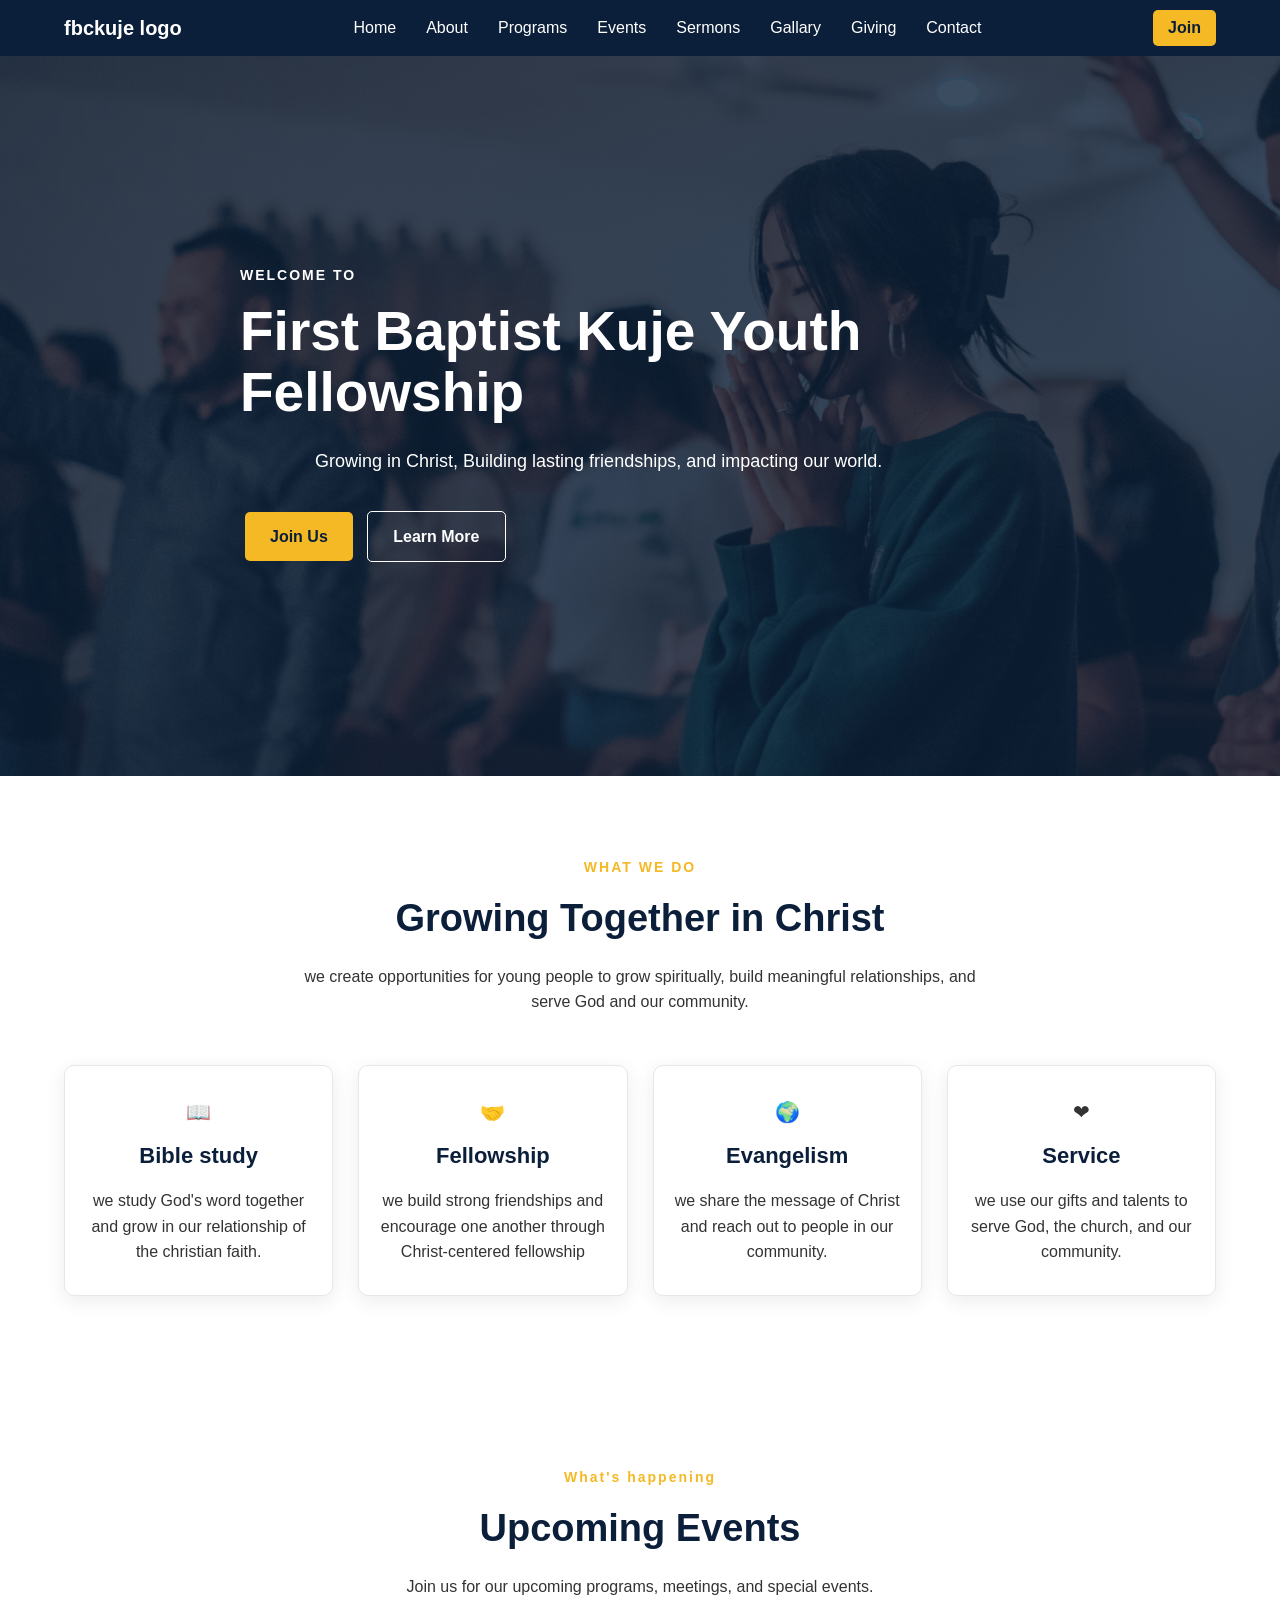
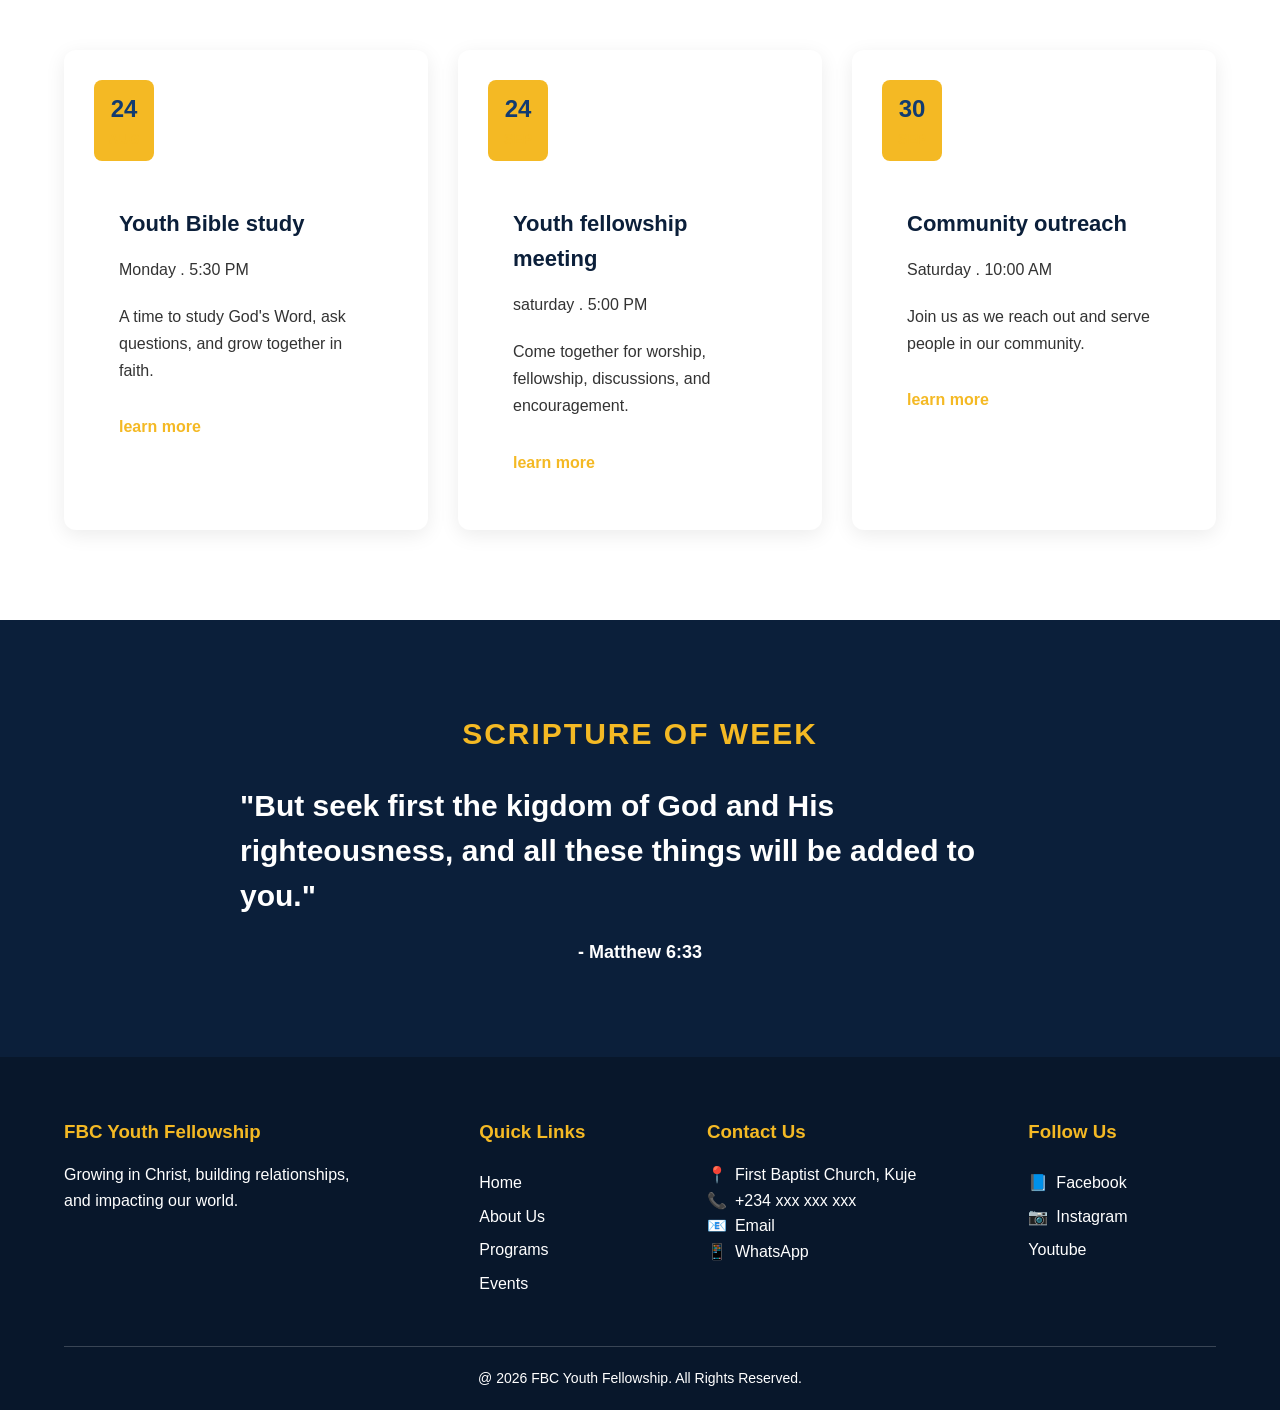
<file: index.html>
<!DOCTYPE html>
<html lang="en">
<head>
  <meta charset="UTF-8">
  <meta name="viewport" content="width=device-width, initial-scale=1.0">
  <title>fbc kuje youth fellowship</title>
  <link rel="stylesheet" href="style.css">
</head>
<body>
  <header>
    <nav class="nav-bar">
      <button class="menu-toggle" arial-label="open navigation menu">
        &#9776;
      </button>

      <div class="logo">
        fbckuje logo
      </div>
      <ul class="nav-links">
        <li><a href="#">Home</a></li>
        <li><a href="about.html">About</a></li>
        <li><a href="programs.html">Programs</a></li>
        <li><a href="events.html">Events</a></li>
        <li><a href="sermons.html">Sermons</a></li>
        <li><a href="gallery.html">Gallary</a></li>
        <li><a href="giving.html">Giving</a></li>
        <li><a href="contact.html">Contact</a></li>
      </ul>
      
      <a href="#" class="join-btn">Join</a>
      
    </nav>
  </header>
  <section class="hero">
    <div class="hero-content">
      <p class="welcome-text">WELCOME TO</p>
      <h1>First Baptist Kuje Youth Fellowship</h1>
      <p class="hero-text">
        Growing in Christ, Building lasting friendships, and impacting our world.
      </p>
      <div class="hero-btn">
        <a href="#" class="btn">Join Us</a>
        <a href="#" class="btn secondary-btn">Learn More</a>
      </div>
    </div>
  </section>
  <section class="focus">
    <div class="section-heading">
      <p>
        WHAT WE DO
      </p>
      <h2>Growing Together in Christ</h2>
      <p>
        we create opportunities for young people to grow spiritually,
        build meaningful relationships, and serve God and our community.
      </p>
    </div>
    <div class="focus-container">
      <div class="focus-card">
        <div class="focus-icon">&#x1F4D6;</div>
        <h3>Bible study</h3>
        <p>
          we study God's word together and grow in our relationship
          of the christian faith.
        </p>
      </div>
      <div class="focus-card">
        <div class="focus-icon">&#x1F91D;</div>
        <h3>Fellowship</h3>
        <p>we build strong friendships and encourage one another 
          through Christ-centered fellowship
        </p>
      </div>
      <div class="focus-card">
        <div class="focus-icon">&#x1F30D;</div>
        <h3>
          Evangelism
        </h3>
        <p>
          we share the message of Christ and reach out to people 
          in our community.
        </p>
      </div>
      <div class="focus-card">
        <div class="focus-icon">&#10084;</div>
        <h3>Service</h3>
        <p>
          we use our gifts and talents to serve God, the church, and 
          our community.
        </p>
      </div>
    </div>
  </section>

  <section class="events">
    <div class="section-heading">
      <p>What's happening</p>
      <h2>Upcoming Events</h2>
      <p>
        Join us for our upcoming programs, meetings, and special events.
      </p>
    </div>

    <div class="events-container">
      <div class="event-card">
        <div class="event-date">
          <span>24</span>
          <small>AUG</small>
        </div>

        <div class="event-content">
          <h3>Youth Bible study</h3>
          <p>Monday . 5:30 PM</p>
          <p>A time to study God's Word, ask questions,
            and grow together in faith.
          </p>
          <a href="#">learn more</a>
        </div>
      </div>
      <div class="event-card">
        <div class="event-date">
          <span>24</span>
          <small>SEP</small>
        </div>

        <div class="event-content">
          <h3>Youth fellowship meeting</h3>
          <p>saturday . 5:00 PM </p>
          <p>
            Come together for worship, fellowship, discussions,
            and encouragement.
          </p>
          <a href="#">learn more</a>
        </div>
      </div>
      <div class="event-card">
        <div class="event-date">
          <span>30</span>
          <small>SEP</small>
        </div>

        <div class="event-content">
          <h3>Community outreach</h3>
          <p>Saturday . 10:00 AM</p>
          <p>
            Join us as we reach out and serve
            people in our community.
          </p>
          <a href="#">learn more</a>
        </div>
      </div>
    </div>
  </section>

  <section class="scripture">
    <div class="scripture-content">
      <p class="scripture-label">SCRIPTURE OF WEEK</p>
      <blockquote>
        "But seek first the kigdom of God and His righteousness,
        and all these things will be added to you."
      </blockquote>
      <p class="scripture-reference">
        - Matthew 6:33
      </p>
    </div>
  </section>
  <footer>
    <div class="footer-container">
      <div class="footer-about">
        <h3>FBC Youth Fellowship</h3>
        <p>
          Growing in Christ, building relationships,
          and impacting our world.
        </p>
      </div>
      <div class="footer-links">
        <h3>Quick Links</h3>
        <a href="index.html">Home</a>
        <a href="about.html">About Us</a>
        <a href="programs.html">Programs</a>
        <a href="events.html">Events</a>
      </div>
      <div class="footer-contact">
        <h3>Contact Us</h3>
        <p class="icon-link">
          <span class="icon">&#128205;</span>
          <span class="text">First Baptist Church, Kuje</span>
        </p>
        <div class="phone-icon">
        <p class="icon-link">
          <span class="icon">&#x1F4DE;</span>
          <span class="text">+234 xxx xxx xxx</span>
        </p>
      </div>
        <div class="email-icon">
        <p class="icon-link">
          <span class="icon">&#128231;</span>
          <span class="text">Email</span>
        </p>
        </div>
        <p class="icon-link">
          <span class="icon">&#128241;</span>
          <span class="text">WhatsApp</span>
        </p>
      </div>
      <div class="footer-social">
        <h3>Follow Us</h3>
        <a href="#" class="icon-link">
          <span class="icon">&#128216;</span>
          <span class="text">Facebook</span>
        </a>
        <a href="#" class="icon-link">
          <span class="icon">&#x1F4f7;</span>
          <span class="text">Instagram</span>
        </a>
        <a href="#">Youtube</a>
      </div>
    </div>
    <div class="footer-bottom">
      <p>
        @ 2026 FBC Youth Fellowship. All Rights Reserved.
      </p>
    </div>
  </footer>
  <script src="script.js"></script>
</body>
</html>
</file>
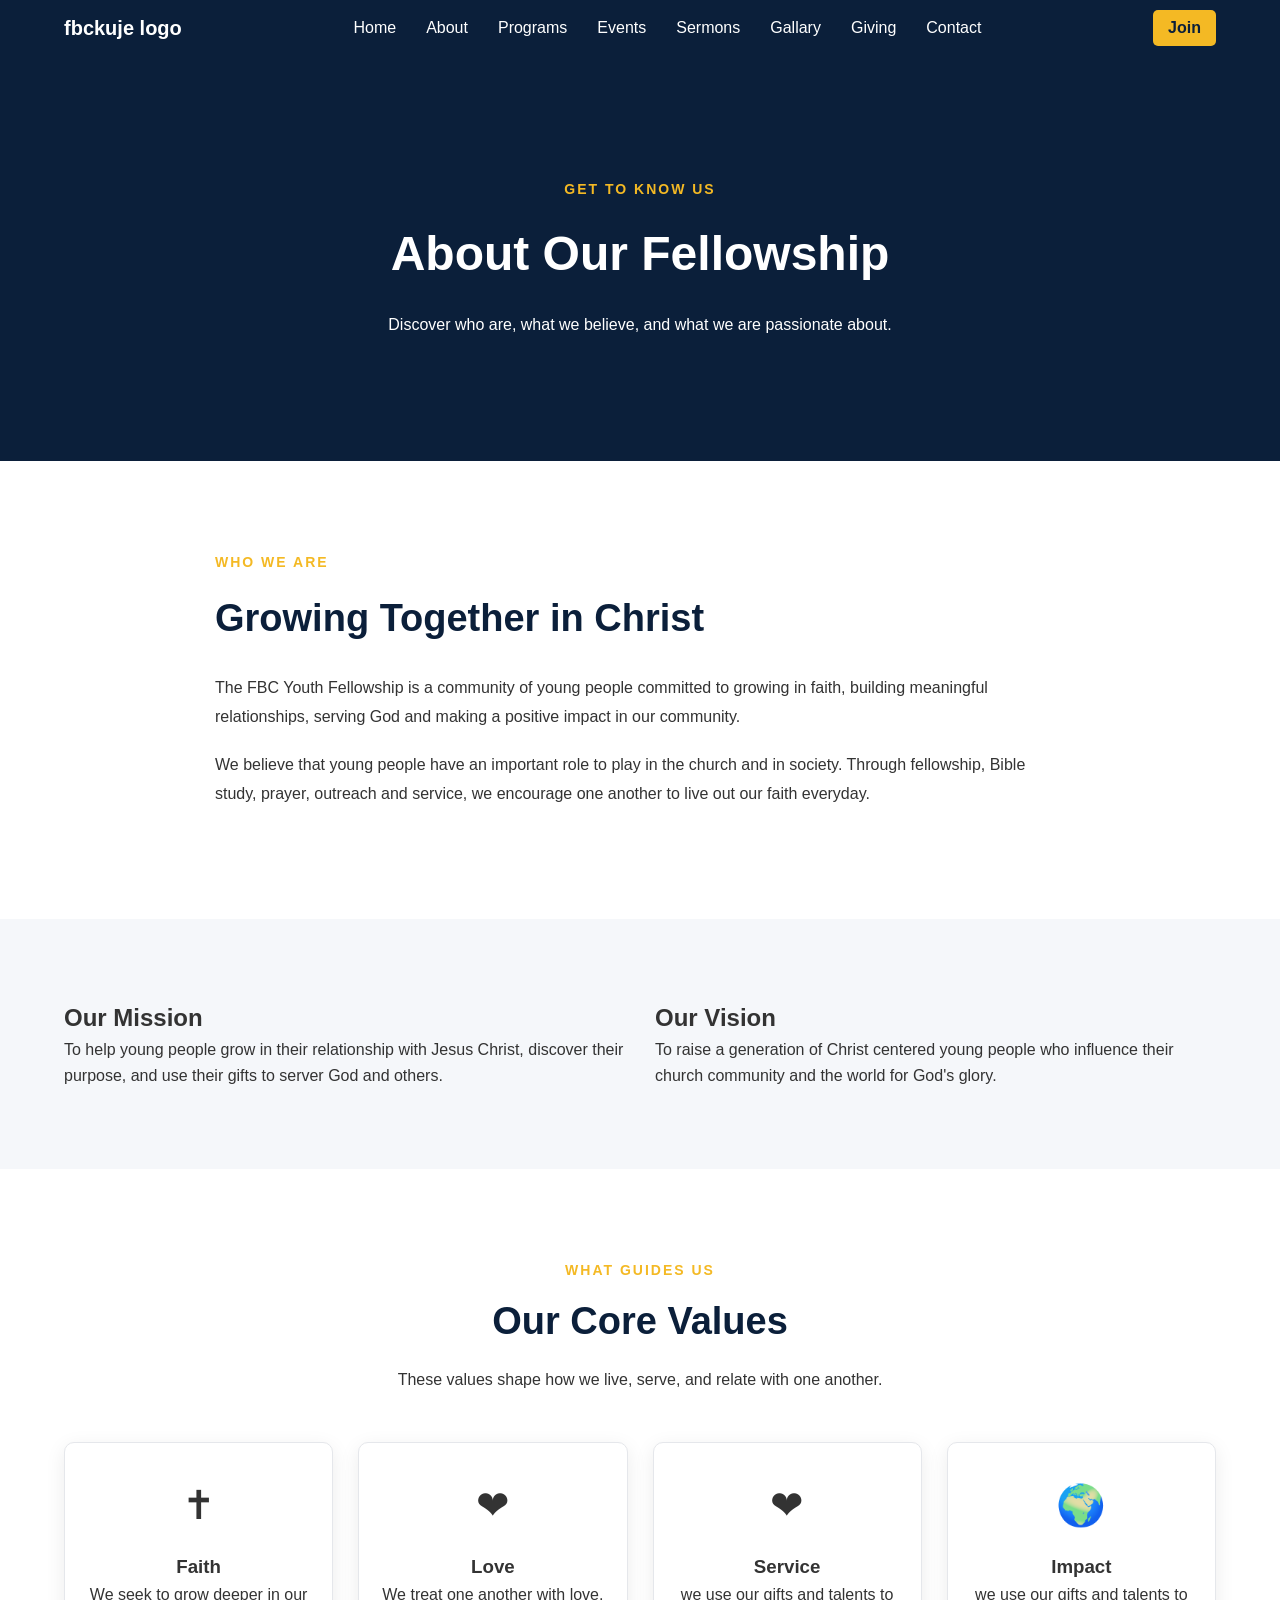
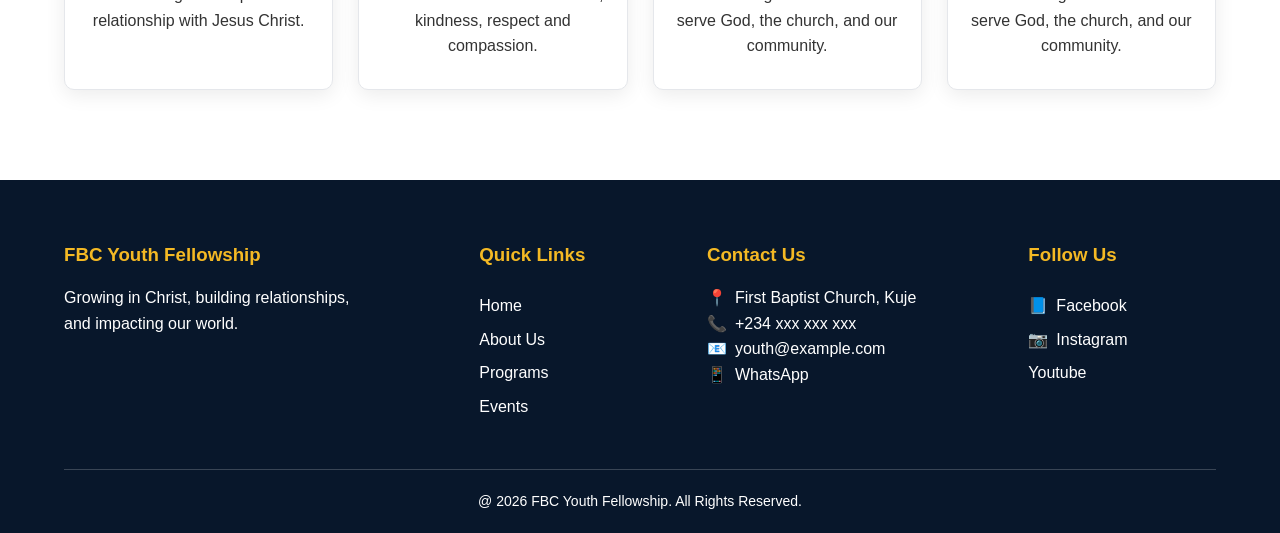
<file: about.html>
<!DOCTYPE html>
<html lang="en">
<head>
  <meta charset="UTF-8">
  <meta name="viewport" content="width=device-width, initial-scale=1.0">
  <title>About Us | FBC Youth Fellowship</title>
  <link rel="stylesheet" href="style.css">
</head>
<body>
  <header>
    <nav class="nav-bar">
      <button class="menu-toggle" arial-label="open navigation menu">
        &#9776;
      </button>

      <div class="logo">
        fbckuje logo
      </div>
      <ul class="nav-links">
        <li><a href="index.html">Home</a></li>
        <li><a href="about.html">About</a></li>
        <li><a href="programs.html">Programs</a></li>
        <li><a href="events.html">Events</a></li>
        <li><a href="sermons.html">Sermons</a></li>
        <li><a href="gallery.html">Gallary</a></li>
        <li><a href="giving.html">Giving</a></li>
        <li><a href="contact.html">Contact</a></li>
      </ul>
      
      <a href="#" class="join-btn">Join</a>
      
    </nav>
  </header>
  <main>
    <section class="page-hero">
      <div>
        <p>GET TO KNOW US</p>
        <h1>About Our Fellowship</h1>
        <p>
          Discover who are, what we believe,
          and what we are passionate about.
        </p>
      </div>
    </section>
    <section class="about-intro">
      <div class="about-content">
        <p class="section-label">
          WHO WE ARE
        </p>
        <h2>
          Growing Together in Christ
        </h2>
        <p>
          The FBC Youth Fellowship is a community
          of young people committed to growing in 
          faith, building meaningful relationships,
          serving God and making a positive impact
          in our community.
        </p>
        <p>
          We believe that young people have an
          important role to play in the church and
          in society. Through fellowship, Bible
          study, prayer, outreach and service, we
          encourage one another to live out our
          faith everyday.
        </p>
      </div>
    </section>
    <section class="mission-vision">
      <div class="mission-card">
        <h2>Our Mission</h2>
        <p>
          To help young people grow in their 
          relationship with Jesus Christ, discover
          their purpose, and use their gifts to
          server God and others.
        </p>
      </div>
      <div class="vision-card">
        <h2>Our Vision</h2>
        <p>
          To raise a generation of  Christ centered 
          young people who influence their church 
          community and the world for God's glory.
        </p>
      </div>
    </section>
    <section class="values">
      <div class="section-heading">
        <p>
          WHAT GUIDES US
        </p>
        <h2>Our Core Values</h2>
        <p>
          These values shape how we live, serve,
          and relate with one another.
        </p>
      </div>
      <div class="values-container">
        <div class="value-card">
          <div class="value-icon">&#x271D;</div>
          <h3>Faith</h3>
          <p>
            We seek to grow deeper in our
            relationship with Jesus Christ.
          </p>
        </div>
        <div class="value-card">
          <div class="value-icon">&#10084;</div>
          <h3>Love</h3>
          <p>
            We treat one another with love,
            kindness, respect and compassion.
          </p>
        </div>
        <div class="value-card">
          <div class="value-icon">&#10084;</div>
          <h3>Service</h3>
          <p>
            we use our gifts and talents to serve God, the church, and 
            our community.
          </p>
        </div>
        <div class="value-card">
          <div class="value-icon">&#x1F30D;</div>
          <h3>Impact</h3>
          <p>
            we use our gifts and talents to serve God, the church, and 
            our community.
          </p>
        </div>
      </div>
    </section>
  </main>
  <footer>
    <div class="footer-container">
      <div class="footer-about">
        <h3>FBC Youth Fellowship</h3>
        <p>
          Growing in Christ, building relationships,
          and impacting our world.
        </p>
      </div>
      <div class="footer-links">
        <h3>Quick Links</h3>
        <a href="index.html">Home</a>
        <a href="about.html">About Us</a>
        <a href="programs.html">Programs</a>
        <a href="events.html">Events</a>
      </div>
      <div class="footer-contact">
        <h3>Contact Us</h3>
        <p class="icon-link">
          <span class="icon">&#128205;</span>
          <span class="text">First Baptist Church, Kuje</span>
        </p>
        <div class="phone-icon">
        <p class="icon-link">
          <span class="icon">&#x1F4DE;</span>
          <span class="text">+234 xxx xxx xxx</span>
        </p>
      </div>
        <div class="email-icon">
        <p class="icon-link">
          <span class="icon">&#128231;</span>
          <span class="text">youth@example.com</span>
        </p>
        </div>
        <p class="icon-link">
          <span class="icon">&#128241;</span>
          <span class="text">WhatsApp</span>
        </p>
      </div>
      <div class="footer-social">
        <h3>Follow Us</h3>
        <a href="#" class="icon-link">
          <span class="icon">&#128216;</span>
          <span class="text">Facebook</span>
        </a>
        <a href="#" class="icon-link">
          <span class="icon">&#x1F4f7;</span>
          <span class="text">Instagram</span>
        </a>
        <a href="#">Youtube</a>
      </div>
    </div>
    <div class="footer-bottom">
      <p>
        @ 2026 FBC Youth Fellowship. All Rights Reserved.
      </p>
    </div>
  </footer>
  <script src="script.js"></script>
</body>
</html>
</file>
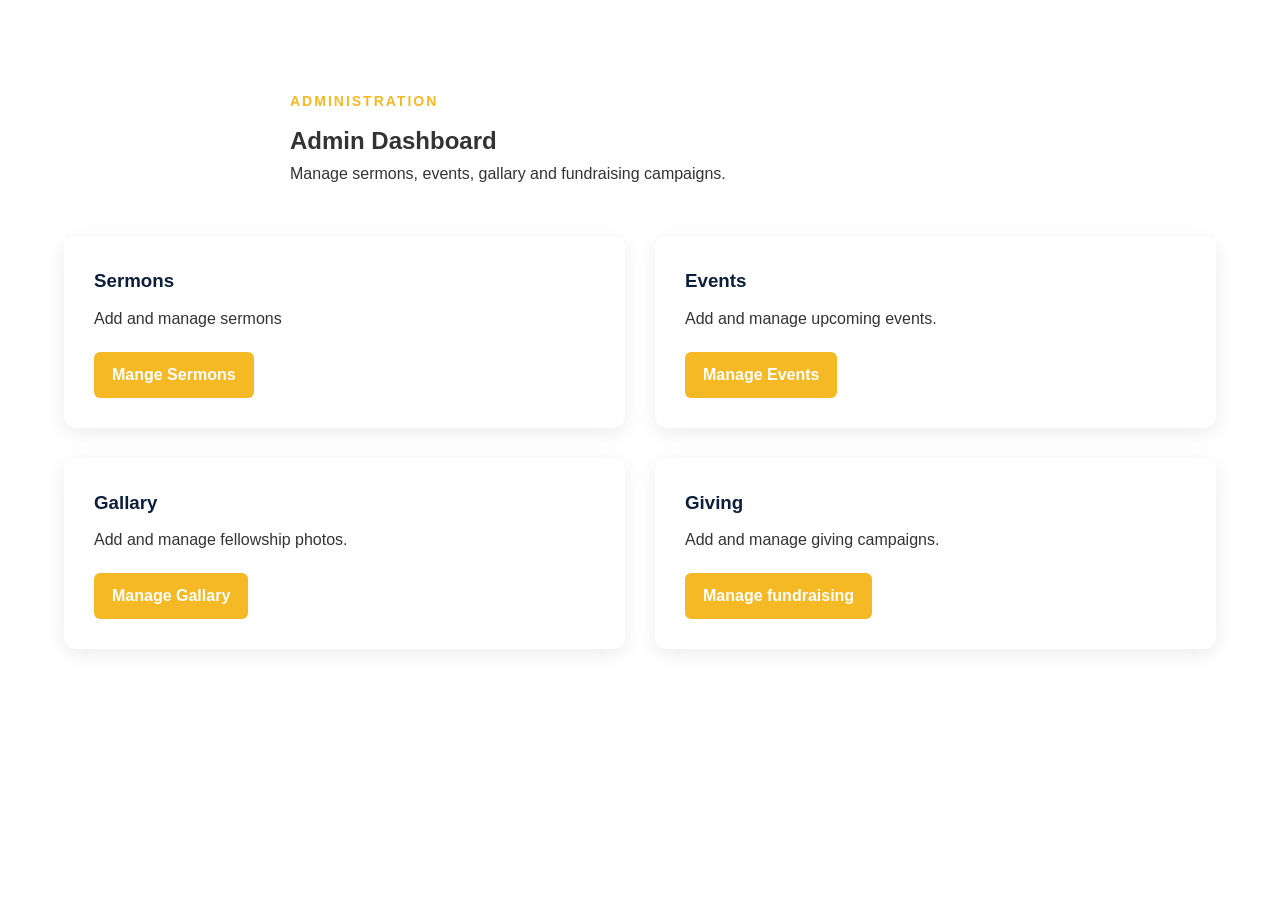
<file: admin.html>
<!DOCTYPE html>
<html lang="en">
<head>
  <meta charset="UTF-8">
  <meta name="viewport" content="width=device-width, initial-scale=1.0">
  <title>Admin Dashboard</title>
  <link rel="stylesheet" href="style.css">
</head>
<body>
  <main>
    <section class="admin">
      <div class="section-heading">
        <p>ADMINISTRATION</p>
        <h1>Admin Dashboard</h1>
        <p>
          Manage sermons, events, gallary and fundraising campaigns.
        </p>
      </div>
      <div class="admin-container">
        <div class="admin-card">
          <h3>Sermons</h3>
          <p>Add and manage sermons</p>
          <a href="#" class="admin-btn">
            Mange Sermons
          </a>
        </div>
        <div class="admin-card">
            <h3>Events</h3>
            <p>Add and manage upcoming events.</p>
            <a href="#" class="admin-btn">
              Manage Events
            </a>
          </div>
        <div class="admin-card">
            <h3>Gallary</h3>
            <p>Add and manage fellowship photos.</p>
            <a href="#" class="admin-btn">
              Manage Gallary
            </a>
        </div>
        <div class="admin-card">
            <h3>Giving</h3>
            <p>Add and manage giving campaigns.</p>
            <a href="#" class="admin-btn">
              Manage fundraising
            </a>
        </div>
      </div>
    </section>
  </main>
  <script src="script.js"></script>
</body>
</html>
</file>
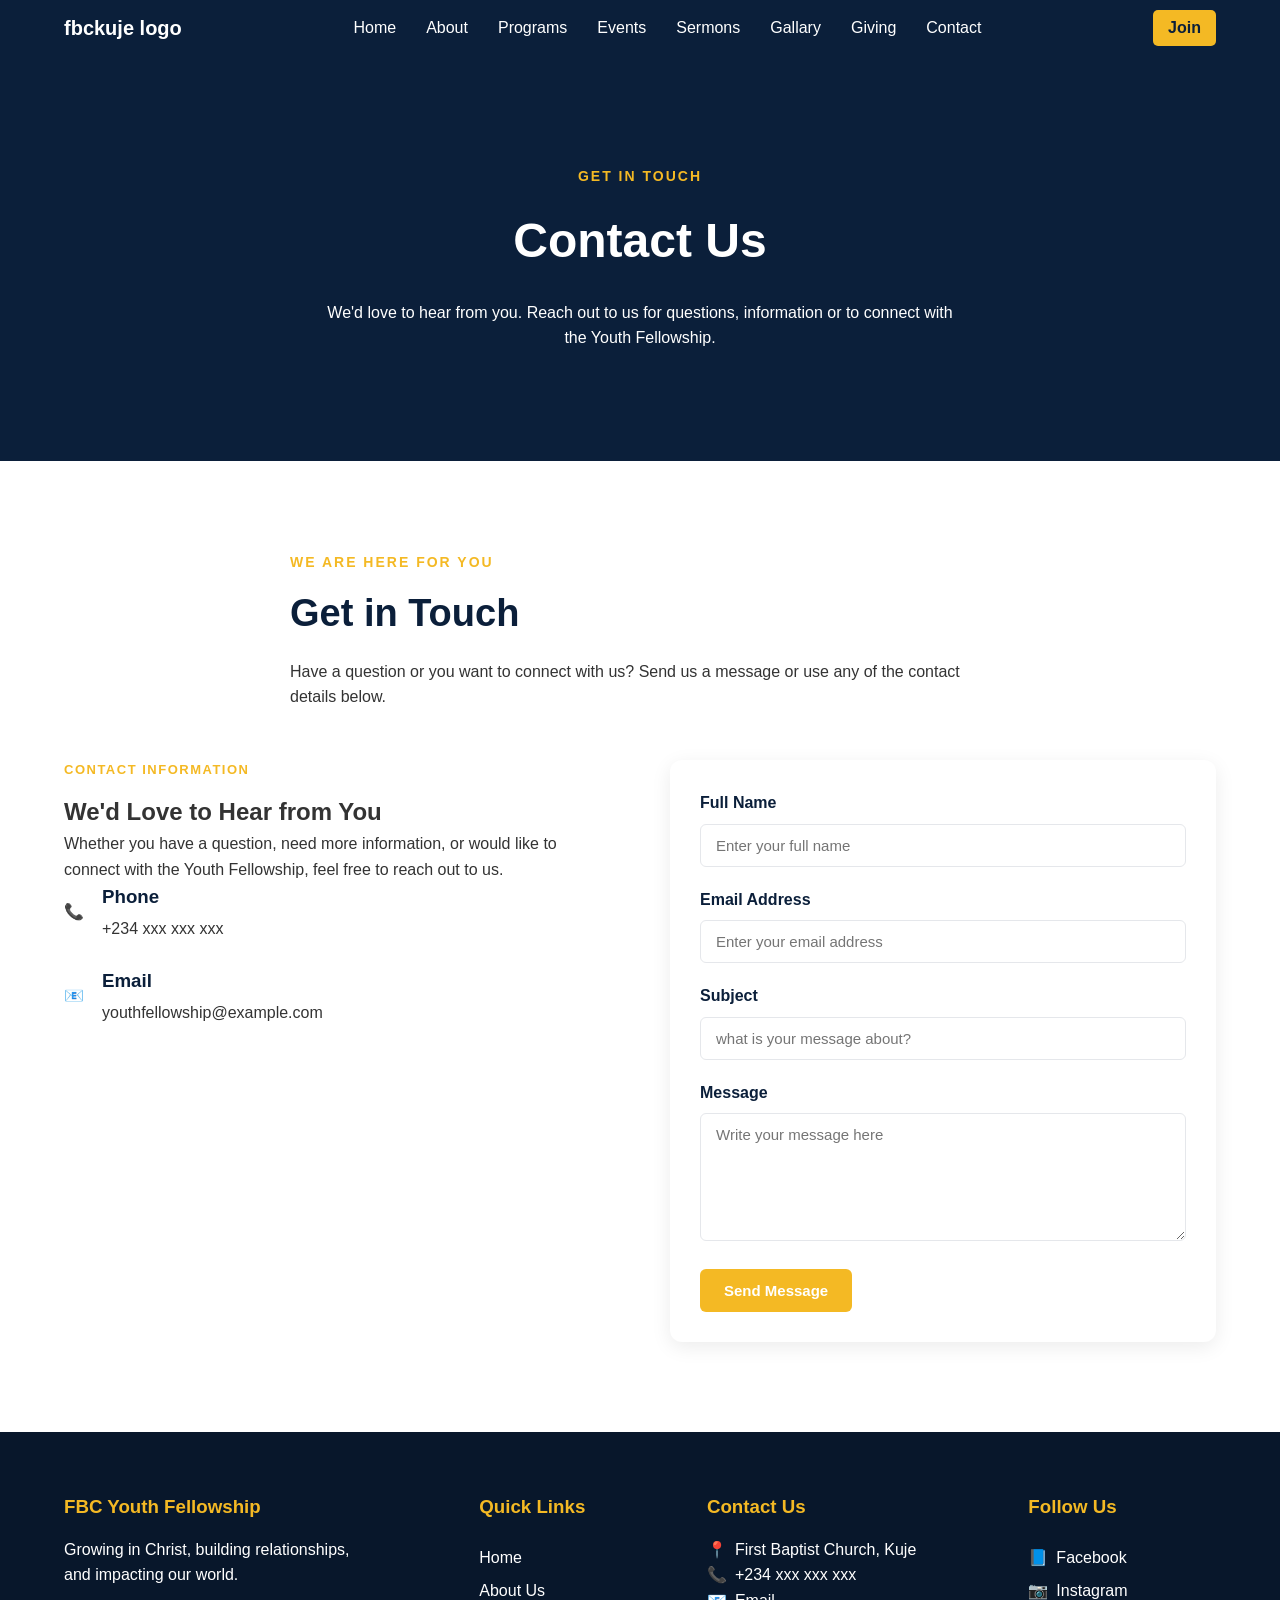
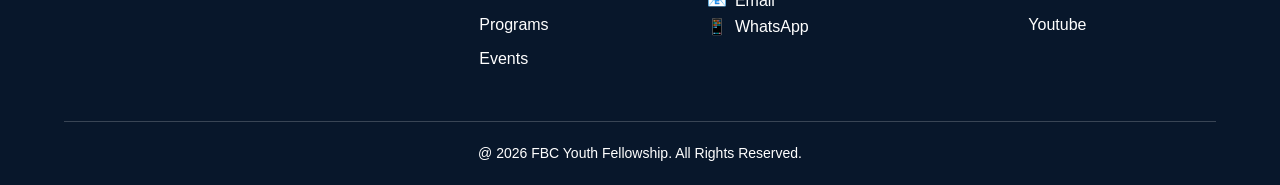
<file: contact.html>
<!DOCTYPE html>
<html lang="en">
<head>
  <meta charset="UTF-8">
  <meta name="viewport" content="width=device-width, initial-scale=1.0">
  <title>Contants | FBC Youth Fellowship</title>
  <link rel="stylesheet" href="style.css">
</head>
<body>
  <header>
    <nav class="nav-bar">
      <button class="menu-toggle" arial-label="open navigation menu">
        &#9776;
      </button>

      <div class="logo">
        fbckuje logo
      </div>
      <ul class="nav-links">
        <li><a href="index.html">Home</a></li>
        <li><a href="about.html">About</a></li>
        <li><a href="programs.html">Programs</a></li>
        <li><a href="events.html">Events</a></li>
        <li><a href="sermons.html">Sermons</a></li>
        <li><a href="gallery.html">Gallary</a></li>
        <li><a href="giving.html">Giving</a></li>
        <li><a href="contact.html">Contact</a></li>
      </ul>
      
      <a href="#" class="join-btn">Join</a>
      
    </nav>
  </header>
  <main>
    <section class="page-hero">
      <div>
        <p>GET IN TOUCH</p>
        <h1>Contact Us</h1>
        <p>
          We'd love to hear from you. Reach out to us 
          for questions, information or to connect with
          the Youth Fellowship.
        </p>
      </div>
    </section>
    <section class="contact">
      <div class="section-heading">
        <p>WE ARE HERE FOR YOU</p>
        <h2>Get in Touch</h2>
        <p>
          Have a question or you want to connect with us?
          Send us a message or use any of the contact details below.
        </p>
      </div>
      <div class="contact-container">
        <div class="contact-info">
          <p class="fundraising-category">
            CONTACT INFORMATION
          </p>
          <h2>We'd Love to Hear from You</h2>
          <p class="contact-description">
            Whether you have a question, need more information,
            or would like to connect with the Youth Fellowship,
            feel free to reach out to us.
          </p>
          <div class="contact-details">
            <div class="contact-item">
              <span>&#x1F4DE;</span>
              <div>
                <h3>Phone</h3>
                <p>+234 xxx xxx xxx</p>
              </div>
            </div>
            <div class="contact-item">
              <span>&#128231;</span>
              <div>
                <h3>Email</h3>
                <p>youthfellowship@example.com</p>
              </div>
            </div>
          </div>
        </div>
        <div class="contact-form">
          <form>
            <div class="form-group">
              <label for="name">Full Name</label>
              <input 
                  type="text"
                  id="name"
                  name="name"
                  placeholder="Enter your full name"
                  required>
            </div>
            <div class="form-group">
              <label for="email">Email Address</label>
              <input
                  type="email"
                  id="email"
                  name="email"
                  placeholder="Enter your email address"
                  required>
            </div>
            <div class="form-group">
              <label for="subject">Subject</label>
              <input
                  type="text"
                  id="subject"
                  name="subject"
                  placeholder="what is your message about?">
            </div>
            <div class="form-group">
              <label for="message">Message</label>
              <textarea
                  id="message"
                  name="message"
                  placeholder="Write your message here"
                  rows="6"
                  required></textarea>
            </div>
            <button type="submit" class="send-btn">
              Send Message
            </button>
          </form>
        </div>
      </div>
    </section>
  </main>
  <footer>
    <div class="footer-container">
      <div class="footer-about">
        <h3>FBC Youth Fellowship</h3>
        <p>
          Growing in Christ, building relationships,
          and impacting our world.
        </p>
      </div>
      <div class="footer-links">
        <h3>Quick Links</h3>
        <a href="index.html">Home</a>
        <a href="about.html">About Us</a>
        <a href="programs.html">Programs</a>
        <a href="events.html">Events</a>
      </div>
      <div class="footer-contact">
        <h3>Contact Us</h3>
        <p class="icon-link">
          <span class="icon">&#128205;</span>
          <span class="text">First Baptist Church, Kuje</span>
        </p>
        <div class="phone-icon">
        <p class="icon-link">
          <span class="icon">&#x1F4DE;</span>
          <span class="text">+234 xxx xxx xxx</span>
        </p>
      </div>
        <div class="email-icon">
        <p class="icon-link">
          <span class="icon">&#128231;</span>
          <span class="text">Email</span>
        </p>
        </div>
        <p class="icon-link">
          <span class="icon">&#128241;</span>
          <span class="text">WhatsApp</span>
        </p>
      </div>
      <div class="footer-social">
        <h3>Follow Us</h3>
        <a href="#" class="icon-link">
          <span class="icon">&#128216;</span>
          <span class="text">Facebook</span>
        </a>
        <a href="#" class="icon-link">
          <span class="icon">&#x1F4f7;</span>
          <span class="text">Instagram</span>
        </a>
        <a href="#">Youtube</a>
      </div>
    </div>
    <div class="footer-bottom">
      <p>
        @ 2026 FBC Youth Fellowship. All Rights Reserved.
      </p>
    </div>
  </footer>
  <script src="script.js"></script>
</body>
</html>
</file>
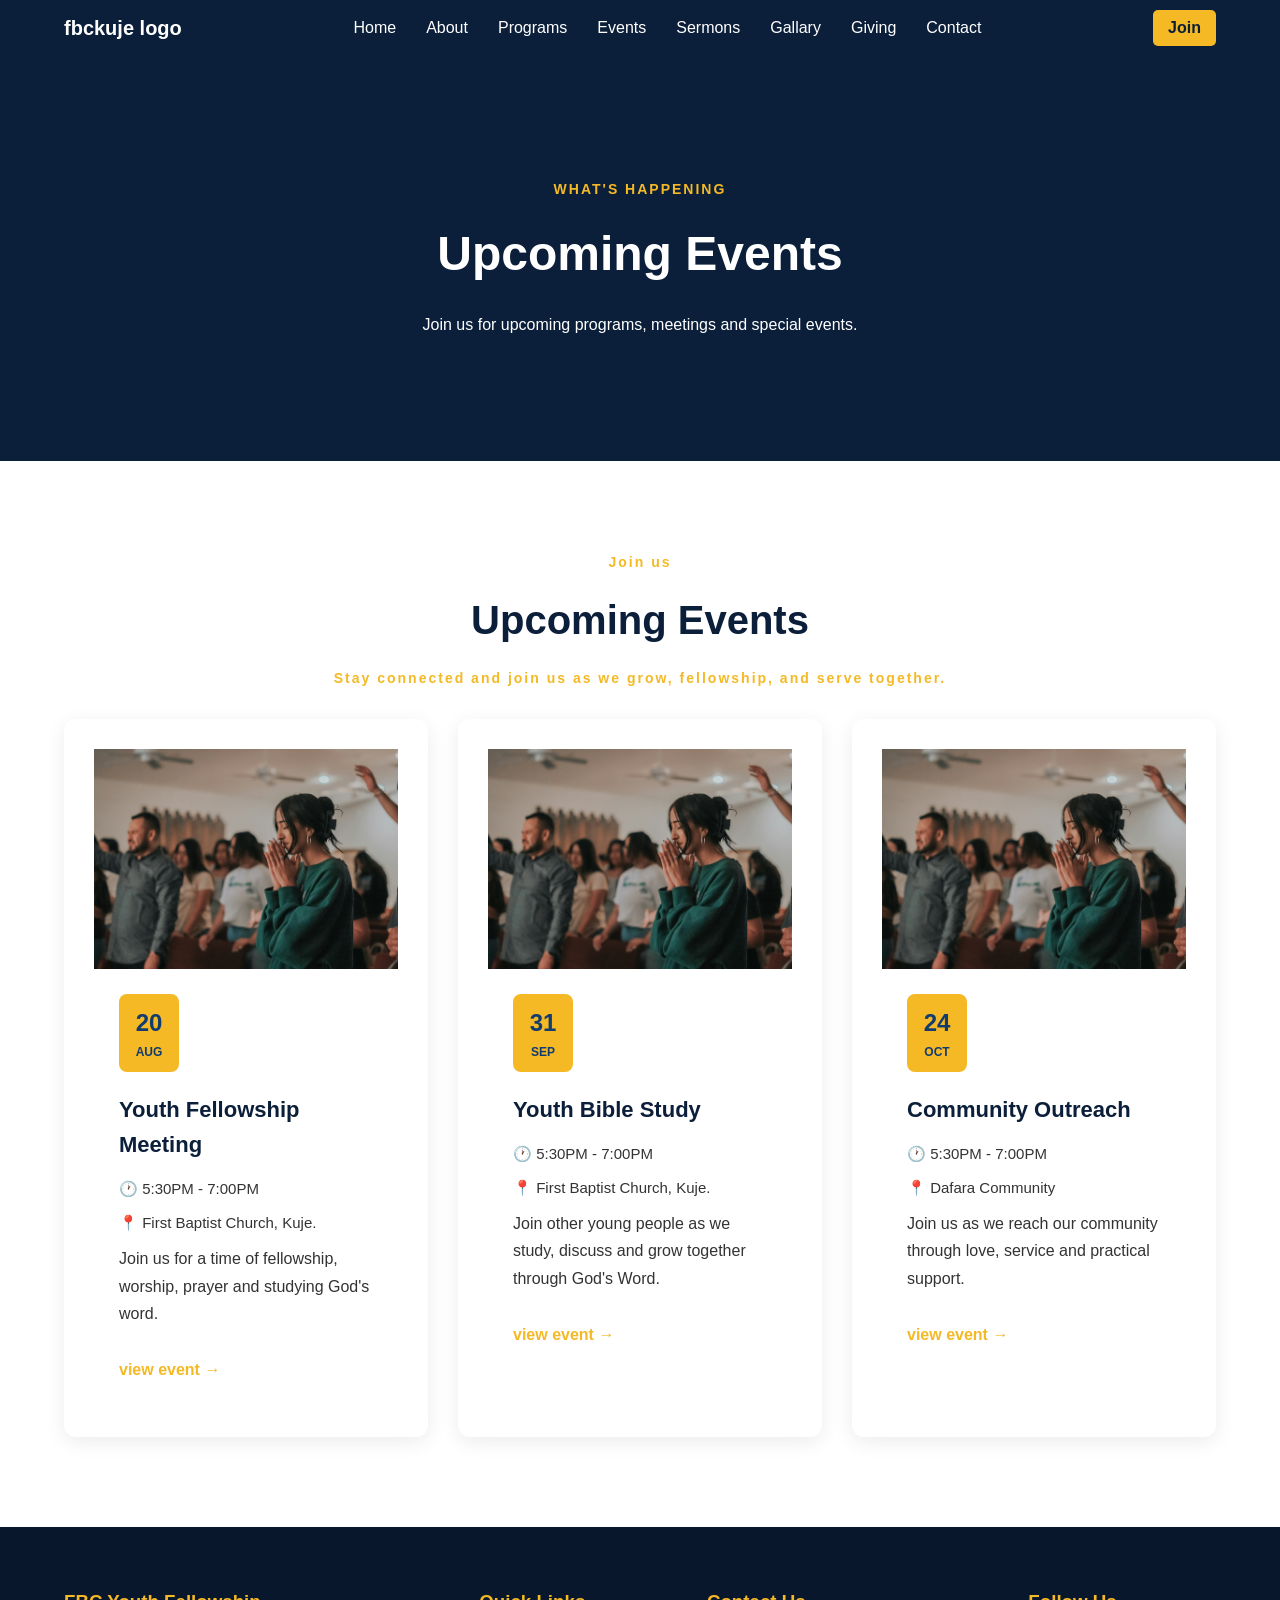
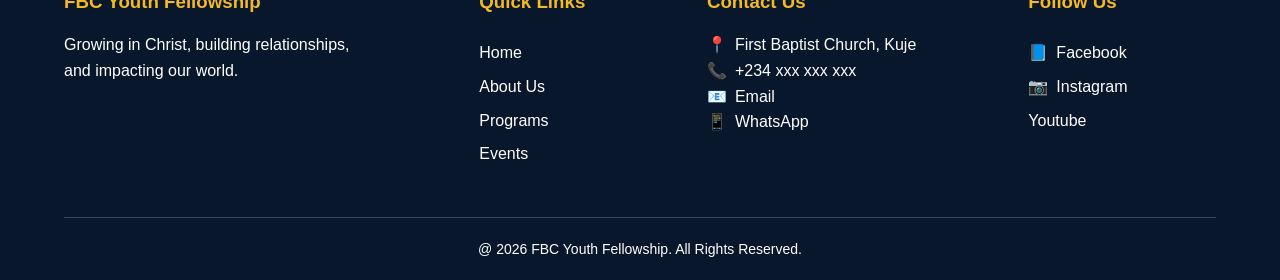
<file: events.html>
<!DOCTYPE html>
<html lang="en">
<head>
  <meta charset="UTF-8">
  <meta name="viewport" content="width=device-width, initial-scale=1.0">
  <title>Events | FBC Youth Fellowship</title>
  <link rel="stylesheet" href="style.css">
</head>
<body>
  <header>
    <nav class="nav-bar">
      <button class="menu-toggle" arial-label="open navigation menu">
        &#9776;
      </button>

      <div class="logo">
        fbckuje logo
      </div>
      <ul class="nav-links">
        <li><a href="index.html">Home</a></li>
        <li><a href="about.html">About</a></li>
        <li><a href="programs.html">Programs</a></li>
        <li><a href="events.html">Events</a></li>
        <li><a href="sermons.html">Sermons</a></li>
        <li><a href="gallery.html">Gallary</a></li>
        <li><a href="giving.html">Giving</a></li>
        <li><a href="contact.html">Contact</a></li>
      </ul>
      
      <a href="#" class="join-btn">Join</a>
      
    </nav>
  </header>
  <main>
    <section class="page-hero">
      <div>
        <p>WHAT'S HAPPENING</p>
        <h1>Upcoming Events</h1>
        <p>
          Join us for upcoming programs,
          meetings and special events.
        </p>
    </section>
    <section class="events">
      <div class="event-heading">
        <p>Join us</p>
        <h2>Upcoming Events</h2>
        <p>
          Stay connected and join us as we grow,
          fellowship, and serve together.
        </p>
      </div>
      <div class="events-container">
        <div class="event-card">
          <img src="image/hero.jpg" alt="event">
          <div class="event-content">
            <div class="event-date">
              <span>20</span>
              <span>AUG</span>
            </div>
            <h3>Youth Fellowship Meeting</h3>
            <p class="event-info">
              &#x1F550; 5:30PM - 7:00PM
            </p>
            <P class="event-info">
              &#128205; First Baptist Church, Kuje.
            </P>
            <p>
              Join us for a time of fellowship,
              worship, prayer and studying God's word.
            </p>
            <a href="#">view event &rarr;</a>
          </div>
        </div>
        <div class="event-card">
          <img src="image/hero.jpg" alt="event">
          <div class="event-content">
            <div class="event-date">
              <span>31</span>
              <span>SEP</span>
            </div>
            <h3>Youth Bible Study</h3>
            <p class="event-info">
              &#x1F550; 5:30PM - 7:00PM
            </p>
            <p class="event-info">
              &#128205; First Baptist Church, Kuje.
            </p>
            <p>
              Join other young people as we study,
              discuss and grow together through 
              God's Word.
            </p>
            <a href="#">view event &rarr;</a>
          </div>
        </div>
        <div class="event-card">
          <img src="image/hero.jpg" alt="event">
          <div class="event-content">
            <div class="event-date">
            <span>24</span>
            <span>OCT</span>
          </div>
          <h3>Community Outreach</h3>
          <p class="event-info">
            &#x1F550; 5:30PM - 7:00PM
          </p>
          <p class="event-info">
             &#128205; Dafara Community
          </p>
          <p>
            Join us as we reach our community
            through love, service and practical support.
          </p>
          <a href="#">view event &rarr;</a>
          </div>
        </div>
      </div>
    </section>
  </main>
  <footer>
    <div class="footer-container">
      <div class="footer-about">
        <h3>FBC Youth Fellowship</h3>
        <p>
          Growing in Christ, building relationships,
          and impacting our world.
        </p>
      </div>
      <div class="footer-links">
        <h3>Quick Links</h3>
        <a href="index.html">Home</a>
        <a href="about.html">About Us</a>
        <a href="programs.html">Programs</a>
        <a href="events.html">Events</a>
      </div>
      <div class="footer-contact">
        <h3>Contact Us</h3>
        <p class="icon-link">
          <span class="icon">&#128205;</span>
          <span class="text">First Baptist Church, Kuje</span>
        </p>
        <div class="phone-icon">
        <p class="icon-link">
          <span class="icon">&#x1F4DE;</span>
          <span class="text">+234 xxx xxx xxx</span>
        </p>
      </div>
        <div class="email-icon">
        <p class="icon-link">
          <span class="icon">&#128231;</span>
          <span class="text">Email</span>
        </p>
        </div>
        <p class="icon-link">
          <span class="icon">&#128241;</span>
          <span class="text">WhatsApp</span>
        </p>
      </div>
      <div class="footer-social">
        <h3>Follow Us</h3>
        <a href="#" class="icon-link">
          <span class="icon">&#128216;</span>
          <span class="text">Facebook</span>
        </a>
        <a href="#" class="icon-link">
          <span class="icon">&#x1F4f7;</span>
          <span class="text">Instagram</span>
        </a>
        <a href="#">Youtube</a>
      </div>
    </div>
    <div class="footer-bottom">
      <p>
        @ 2026 FBC Youth Fellowship. All Rights Reserved.
      </p>
    </div>
  </footer>
  <script src="script.js"></script>
</body>
</html>
</file>
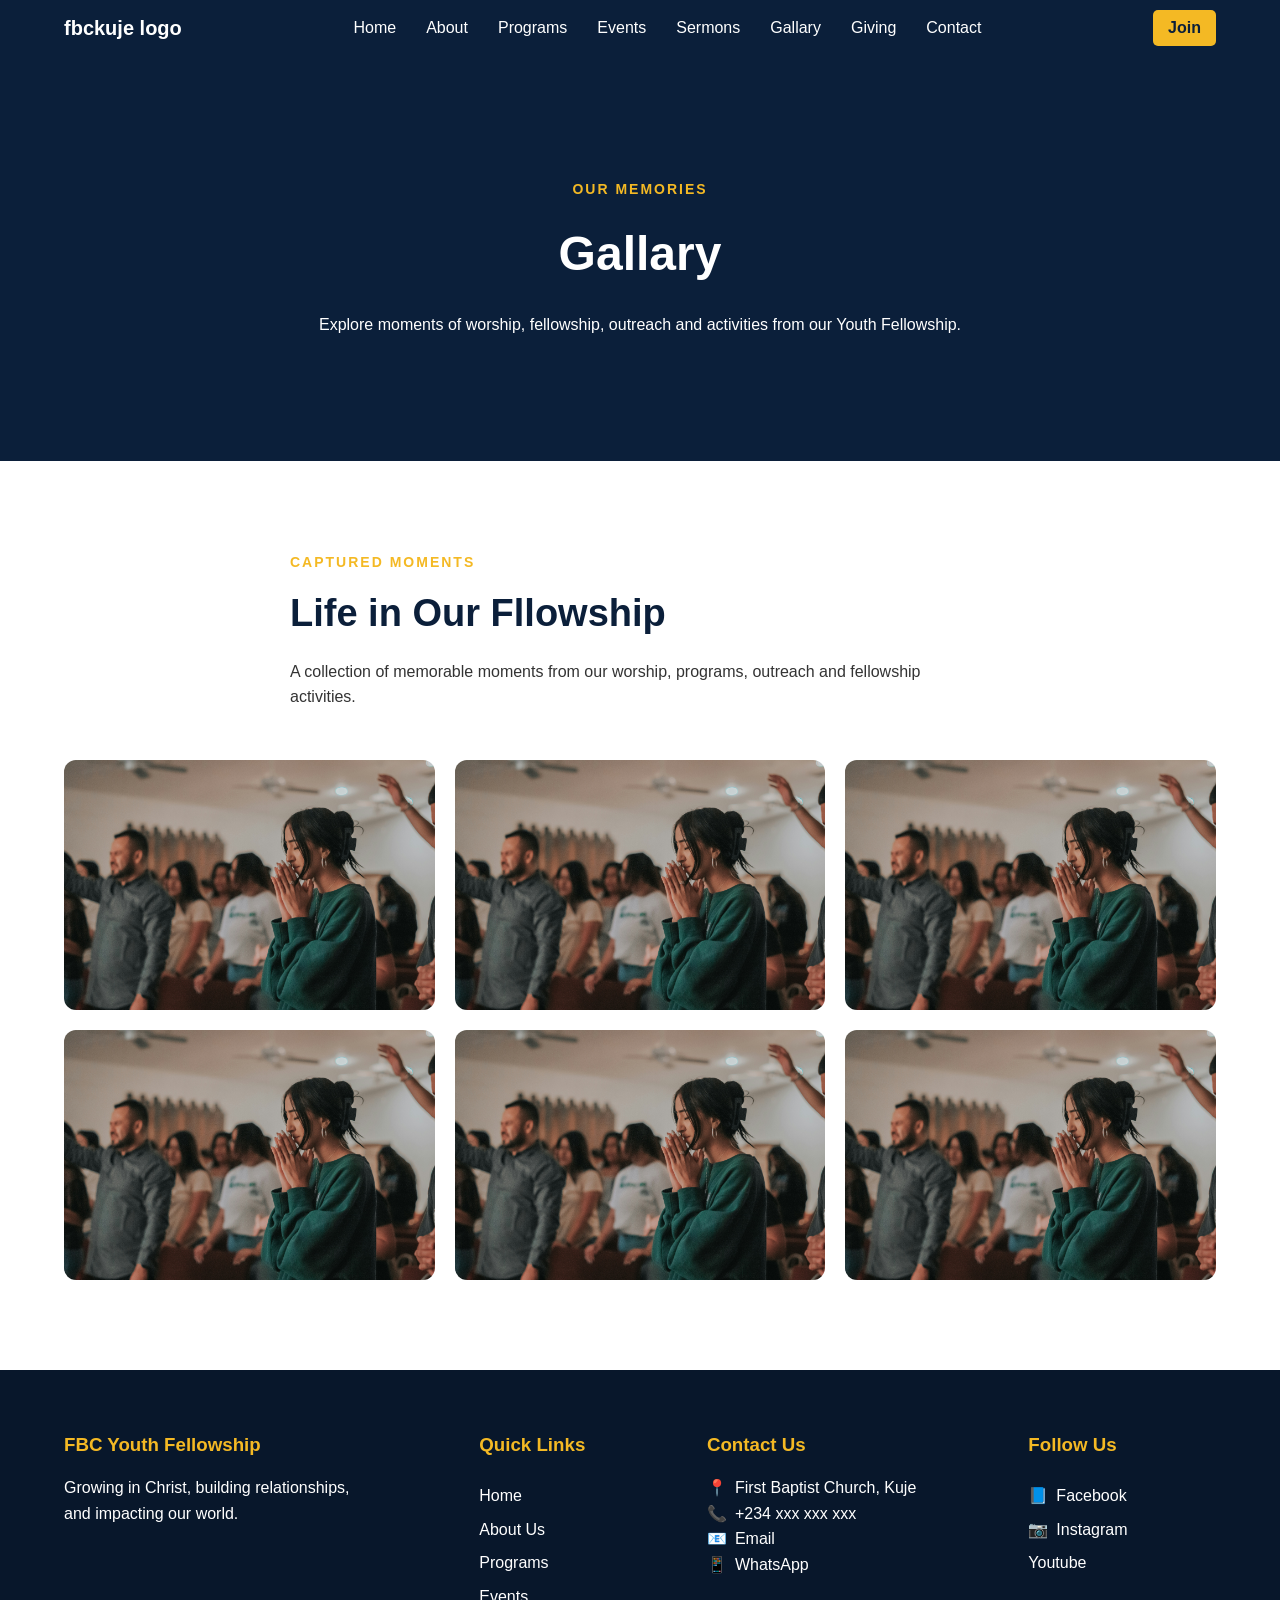
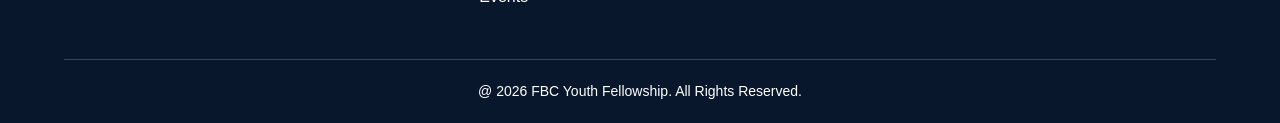
<file: gallery.html>
<!DOCTYPE html>
<html lang="en">
<head>
  <meta charset="UTF-8">
  <meta name="viewport" content="width=device-width, initial-scale=1.0">
  <title>Gallaries | FBC Youth Fellowship</title>
  <link rel="stylesheet" href="style.css">
</head>
<body>
  <header>
    <nav class="nav-bar">
      <button class="menu-toggle" arial-label="open navigation menu">
        &#9776;
      </button>

      <div class="logo">
        fbckuje logo
      </div>
      <ul class="nav-links">
        <li><a href="index.html">Home</a></li>
        <li><a href="about.html">About</a></li>
        <li><a href="programs.html">Programs</a></li>
        <li><a href="events.html">Events</a></li>
        <li><a href="sermons.html">Sermons</a></li>
        <li><a href="gallery.html">Gallary</a></li>
        <li><a href="giving.html">Giving</a></li>
        <li><a href="contact.html">Contact</a></li>
      </ul>
      
      <a href="#" class="join-btn">Join</a>
      
    </nav>
  </header>
  <main>
    <section class="page-hero">
      <div>
        <p>OUR MEMORIES</p>
        <h1>Gallary</h1>
        <p>
          Explore moments of worship, fellowship,
          outreach and activities from our Youth Fellowship.
        </p>
      </div>
    </section>
    <section class="gallery">
      <div class="section-heading">
        <p>CAPTURED MOMENTS</p>
        <h2>Life in Our Fllowship</h2>
        <p>
          A collection of memorable moments from our
          worship, programs, outreach and fellowship activities.
        </p>
      </div>
      <div class="gallery-container">
        <div class="gallery-item">
          <img src="image/hero.jpg" alt="Youth Fellowship Worship session">
        </div>
        <div class="gallery-item">
          <img src="image/hero.jpg" alt="Youth Fellowship Worship session">
        </div>
        <div class="gallery-item">
          <img src="image/hero.jpg" alt="Youth Fellowship Worship session">
        </div>
        <div class="gallery-item">
          <img src="image/hero.jpg" alt="Youth Fellowship Worship session">
        </div>
        <div class="gallery-item">
          <img src="image/hero.jpg" alt="Youth Fellowship Worship session">
        </div>
        <div class="gallery-item">
          <img src="image/hero.jpg" alt="Youth Fellowship Worship session">
        </div>
      </div>
    </section>
  </main>
  <footer>
    <div class="footer-container">
      <div class="footer-about">
        <h3>FBC Youth Fellowship</h3>
        <p>
          Growing in Christ, building relationships,
          and impacting our world.
        </p>
      </div>
      <div class="footer-links">
        <h3>Quick Links</h3>
        <a href="index.html">Home</a>
        <a href="about.html">About Us</a>
        <a href="programs.html">Programs</a>
        <a href="events.html">Events</a>
      </div>
      <div class="footer-contact">
        <h3>Contact Us</h3>
        <p class="icon-link">
          <span class="icon">&#128205;</span>
          <span class="text">First Baptist Church, Kuje</span>
        </p>
        <div class="phone-icon">
        <p class="icon-link">
          <span class="icon">&#x1F4DE;</span>
          <span class="text">+234 xxx xxx xxx</span>
        </p>
      </div>
        <div class="email-icon">
        <p class="icon-link">
          <span class="icon">&#128231;</span>
          <span class="text">Email</span>
        </p>
        </div>
        <p class="icon-link">
          <span class="icon">&#128241;</span>
          <span class="text">WhatsApp</span>
        </p>
      </div>
      <div class="footer-social">
        <h3>Follow Us</h3>
        <a href="#" class="icon-link">
          <span class="icon">&#128216;</span>
          <span class="text">Facebook</span>
        </a>
        <a href="#" class="icon-link">
          <span class="icon">&#x1F4f7;</span>
          <span class="text">Instagram</span>
        </a>
        <a href="#">Youtube</a>
      </div>
    </div>
    <div class="footer-bottom">
      <p>
        @ 2026 FBC Youth Fellowship. All Rights Reserved.
      </p>
    </div>
  </footer>
  <script src="script.js"></script>
</body>
</html>
</file>
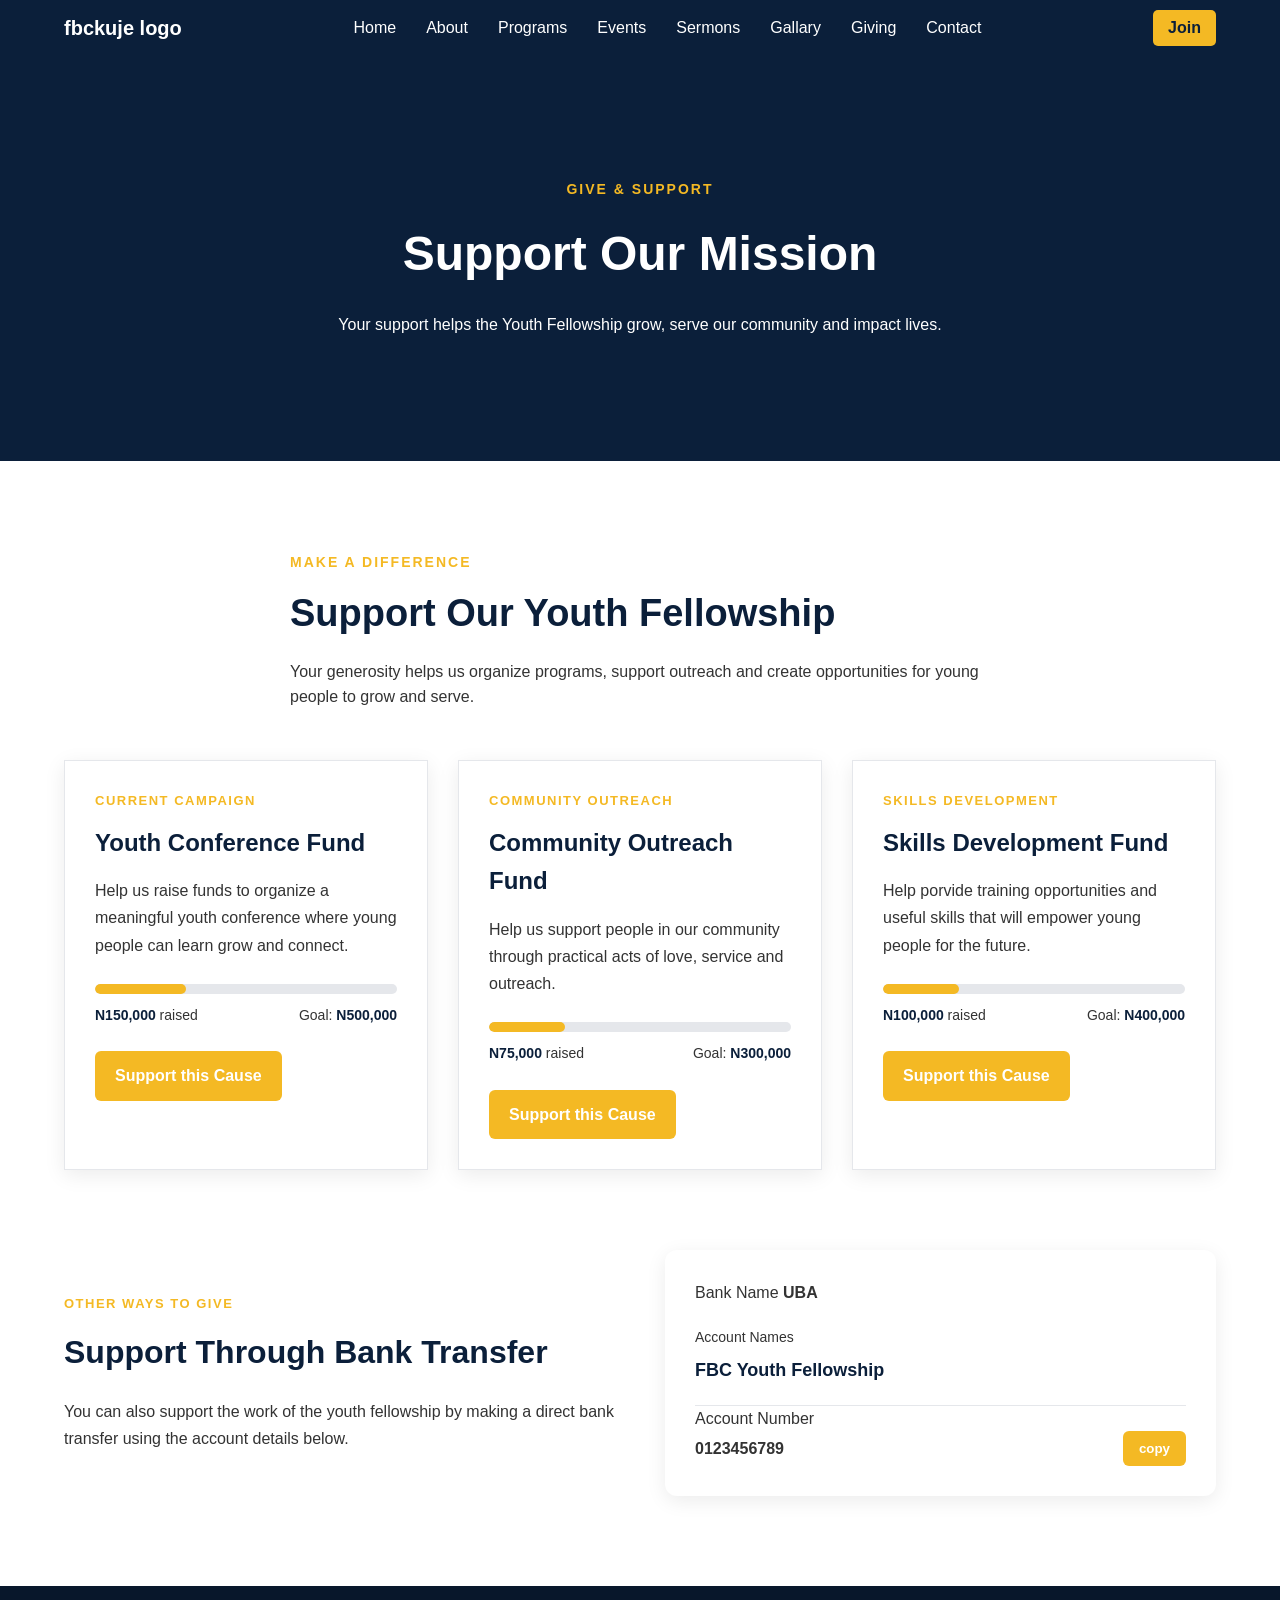
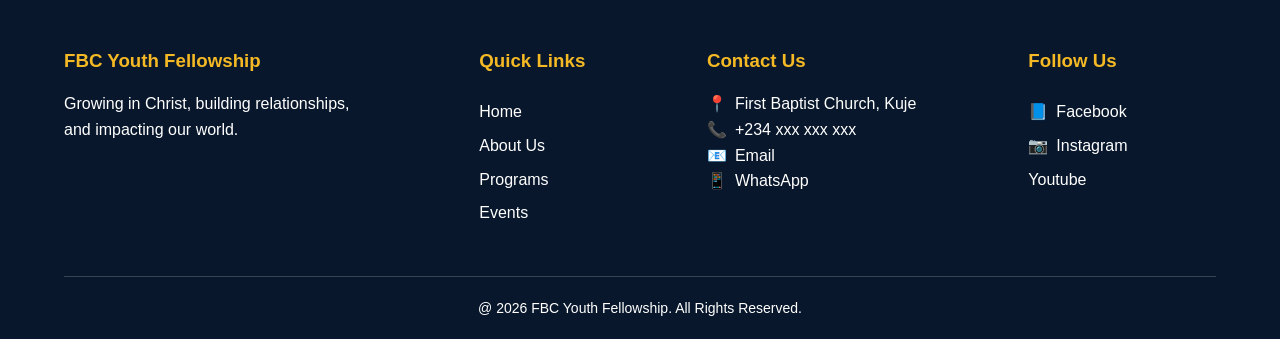
<file: giving.html>
<!DOCTYPE html>
<html lang="en">
<head>
  <meta charset="UTF-8">
  <meta name="viewport" content="width=device-width, initial-scale=1.0">
  <title>Giving | FBC Youth Fellowship</title>
  <link rel="stylesheet" href="style.css">
</head>
<body>
  <header>
    <nav class="nav-bar">
      <button class="menu-toggle" arial-label="open navigation menu">
        &#9776;
      </button>

      <div class="logo">
        fbckuje logo
      </div>
      <ul class="nav-links">
        <li><a href="index.html">Home</a></li>
        <li><a href="about.html">About</a></li>
        <li><a href="programs.html">Programs</a></li>
        <li><a href="events.html">Events</a></li>
        <li><a href="sermons.html">Sermons</a></li>
        <li><a href="gallery.html">Gallary</a></li>
        <li><a href="giving.html">Giving</a></li>
        <li><a href="contact.html">Contact</a></li>
      </ul>
      
      <a href="#" class="join-btn">Join</a>
      
    </nav>
  </header>
  <main>
    <section class="page-hero">
      <div>
        <p>GIVE & SUPPORT</p>
        <h1>Support Our Mission</h1>
        <p>
          Your support helps the Youth Fellowship
          grow, serve our community and impact lives.
        </p>
      </div>
    </section>
    <section class="giving">
      <div class="section-heading">
        <p>MAKE A DIFFERENCE</p>
        <h2>Support Our Youth Fellowship</h2>
        <p>
          Your generosity helps us organize programs,
          support outreach and create opportunities 
          for young people to grow and serve.
        </p>
      </div>
      <div class="fundraising-container">
        <div class="fundraising-card">
          <p class="fundraising-category">
            CURRENT CAMPAIGN
          </p>
          <h3>Youth Conference Fund</h3>
          <p class="fundraising-description">
            Help us raise funds to organize a meaningful
            youth conference where young people can learn
            grow and connect.
          </p>
          <div class="fundraising-progess">
            <div class="progress-bar">
              <div class="progress-fill"
                  data-raised="150000"
                  data-goal="500000"></div>
            </div>
            <div class="fundraising-details">
              <p>
                <strong>N150,000</strong> raised
              </p>
              <p>
                Goal: <strong>N500,000</strong>
              </p>
            </div>
          </div>
          <a href="#bank-details" class="support-btn">
            Support this Cause
          </a>
        </div>
        <div class="fundraising-card">
          <p class="fundraising-category">
            COMMUNITY OUTREACH
          </p>
          <h3>Community Outreach Fund</h3>
          <p class="fundraising-description">
            Help us support people in our community
            through practical acts of love, service and outreach.
          </p>
          <div class="fundraising-progess">
            <div class="progress-bar">
              <div class="progress-fill"
                  data-raised="75000"
                  data-goal="300000"></div>
            </div>
            <div class="fundraising-details">
              <p>
                <strong>N75,000</strong> raised
              </p>
              <p>
                Goal: <strong>N300,000</strong>
              </p>
            </div>
          </div>
          <a href="#bank-details" class="support-btn">
            Support this Cause
          </a>
        </div>
        <div class="fundraising-card">
          <p class="fundraising-category">
            SKILLS DEVELOPMENT
          </p>
          <h3>Skills Development Fund</h3>
          <p class="fundraising-description">
            Help porvide training opportunities and useful
            skills that will empower young people for the future.
          </p>
          <div class="fundraising-progess">
            <div class="progress-bar">
              <div class="progress-fill"
                  data-raised="100000"
                  data-goal="400000"></div>
            </div>
            <div class="fundraising-details">
              <p>
                <strong>N100,000</strong> raised
              </p>
              <p>
                Goal: <strong>N400,000</strong>
              </p>
            </div>
          </div>
          <a href="#bank-details" class="support-btn">
            Support this Cause
          </a>
        </div>
      </div>
      <div class="giving-info">
        <div class="giving-info-content">
          <p class="fundraising-category">
            OTHER WAYS TO GIVE
          </p>
          <h2>Support Through Bank Transfer</h2>
          <p>
            You can also support the work of the 
            youth fellowship by making a direct bank transfer
            using the account details below.
          </p>
        </div>
        <div class="bank-details" id="bank-details">
          <div class="bank-items">
            <span>Bank Name</span>
            <strong>UBA</strong>
          </div>
          <div class="bank-item">
            <span>Account Names</span>
            <strong>FBC Youth Fellowship</strong>
          </div>
          <div clas="bank-item">
            <span>Account Number</span>
            <div class="account-number">
              <strong id="account-number">0123456789</strong>
              <button id="copy-btn">
                copy
              </button>
            </div>
          </div>
        </div>
      </div>
    </section>
  </main>
  <footer>
    <div class="footer-container">
      <div class="footer-about">
        <h3>FBC Youth Fellowship</h3>
        <p>
          Growing in Christ, building relationships,
          and impacting our world.
        </p>
      </div>
      <div class="footer-links">
        <h3>Quick Links</h3>
        <a href="index.html">Home</a>
        <a href="about.html">About Us</a>
        <a href="programs.html">Programs</a>
        <a href="events.html">Events</a>
      </div>
      <div class="footer-contact">
        <h3>Contact Us</h3>
        <p class="icon-link">
          <span class="icon">&#128205;</span>
          <span class="text">First Baptist Church, Kuje</span>
        </p>
        <div class="phone-icon">
        <p class="icon-link">
          <span class="icon">&#x1F4DE;</span>
          <span class="text">+234 xxx xxx xxx</span>
        </p>
      </div>
        <div class="email-icon">
        <p class="icon-link">
          <span class="icon">&#128231;</span>
          <span class="text">Email</span>
        </p>
        </div>
        <p class="icon-link">
          <span class="icon">&#128241;</span>
          <span class="text">WhatsApp</span>
        </p>
      </div>
      <div class="footer-social">
        <h3>Follow Us</h3>
        <a href="#" class="icon-link">
          <span class="icon">&#128216;</span>
          <span class="text">Facebook</span>
        </a>
        <a href="#" class="icon-link">
          <span class="icon">&#x1F4f7;</span>
          <span class="text">Instagram</span>
        </a>
        <a href="#">Youtube</a>
      </div>
    </div>
    <div class="footer-bottom">
      <p>
        @ 2026 FBC Youth Fellowship. All Rights Reserved.
      </p>
    </div>
  </footer>
  <script src="script.js"></script>
</body>
</html>
</file>
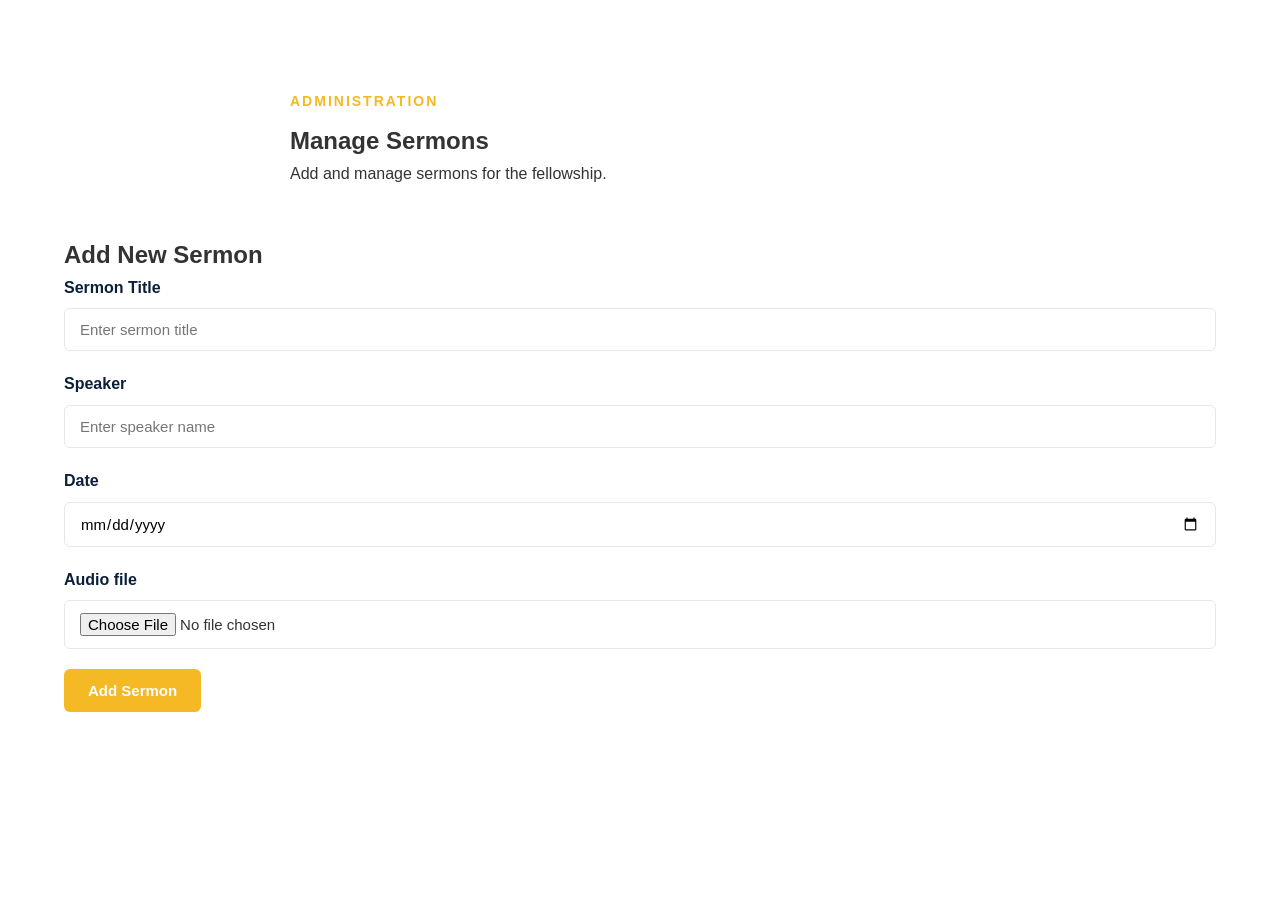
<file: manage-sermons.html>
<!DOCTYPE html>
<html lang="en">
<head>
  <meta charset="UTF-8">
  <meta name="viewport" content="width=device-width, initial-scale=1.0">
  <title>Manage Sermons</title>
  <link rel="stylesheet" href="style.css">
</head>
<body>
  <main>
    <section class="admin">
      <div class="section-heading">
        <p>ADMINISTRATION</p>
        <h1>Manage Sermons</h1>
        <p>
          Add and manage sermons for the fellowship.
        </p>
      </div>
      <div class="sermon-admin">
        <h2>Add New Sermon</h2>
        <form id="sermon-form">
          <div class="form-group">
            <label for="sermon-title">
              Sermon Title 
            </label>
            <input 
                type="text"
                id="sermon-title"
                placeholder="Enter sermon title"
                required>
          </div>
          <div class="form-group">
            <label for="sermon-speaker">
              Speaker
            </label>
            <input
                type="text"
                id="sermon-speaker"
                placeholder="Enter speaker name"
                required>
          </div>
          <div class="form-group">
            <label for="sermon-date">
              Date
            </label>
            <input
                type="date"
                id="sermon-date"
                required>
          </div>
          <div class="form-group">
            <label for="sermon-audio">
              Audio file
            </label>
            <input 
                type="file"
                id="sermon-audio"
                accept="audio/*"
                required>
          </div>
          <button type="submit" class="send-btn">
            Add Sermon
          </button>
        </form>
      </div>
    </section>
  </main>
  <script src="script.js"></script>
</body>
</html>
</file>
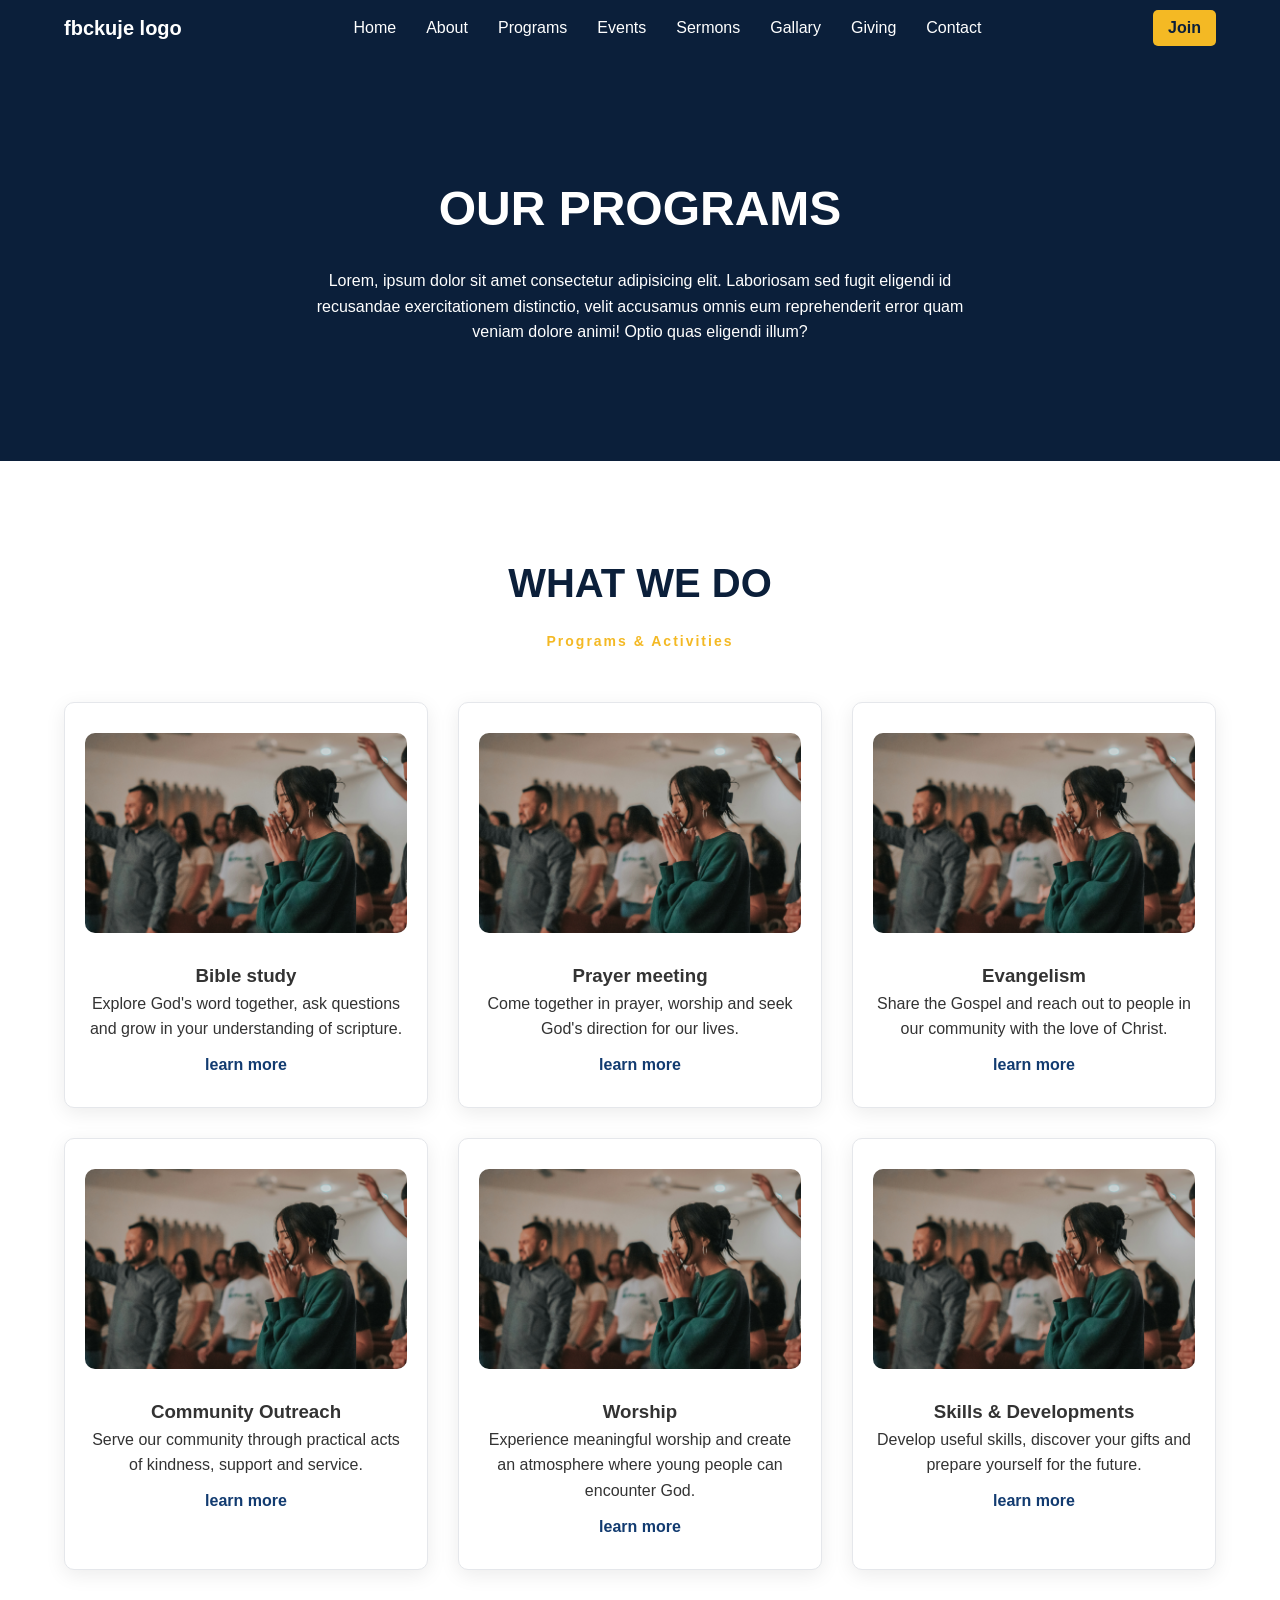
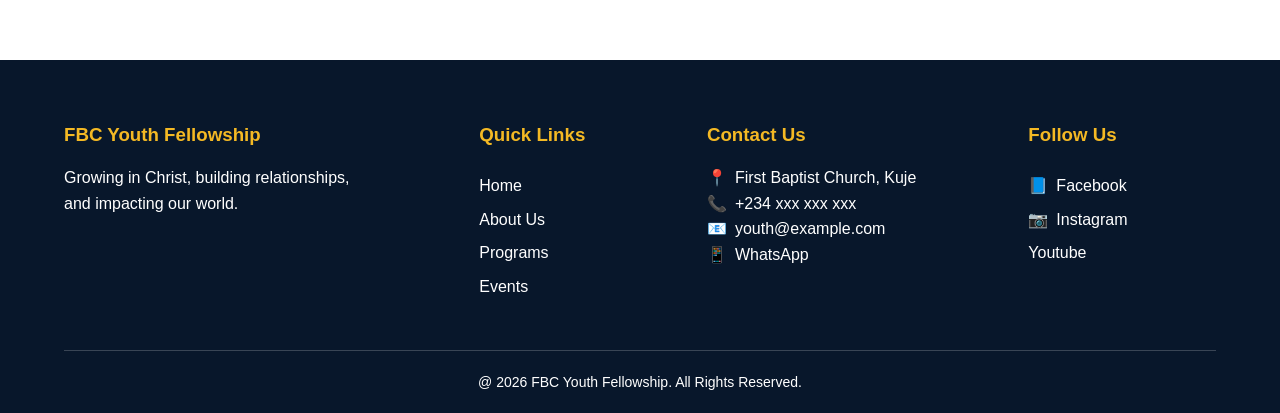
<file: programs.html>
<!DOCTYPE html>
<html lang="en">
<head>
  <meta charset="UTF-8">
  <meta name="viewport" content="width=device-width, initial-scale=1.0">
  <title>Programs | FBC Youth Fellowship</title>
  <link rel="stylesheet" href="style.css">
</head>
<body>
  <header>
    <nav class="nav-bar">
      <button class="menu-toggle" arial-label="open navigation menu">
        &#9776;
      </button>

      <div class="logo">
        fbckuje logo
      </div>
      <ul class="nav-links">
        <li><a href="index.html">Home</a></li>
        <li><a href="about.html">About</a></li>
        <li><a href="programs.html">Programs</a></li>
        <li><a href="events.html">Events</a></li>
        <li><a href="sermons.html">Sermons</a></li>
        <li><a href="gallery.html">Gallary</a></li>
        <li><a href="giving.html">Giving</a></li>
        <li><a href="contact.html">Contact</a></li>
      </ul>
      
      <a href="#" class="join-btn">Join</a>
      
    </nav>
  </header>
  <main>
    <section class="page-hero">
      <div>
        <h1>OUR PROGRAMS</h1>
        <p>
          Lorem, ipsum dolor sit amet consectetur adipisicing elit. 
          Laboriosam sed fugit eligendi id recusandae exercitationem distinctio,
          velit accusamus omnis eum reprehenderit error quam veniam dolore animi! Optio quas eligendi illum?
        </p>
      </div>
    </section>
    <section class="programs">
      <div class="programs-heading">
        <h2>
        WHAT WE DO
        </h2>
        <P>Programs & Activities</P>
      </div>
      <div class="programs-container">
        <div class="program-card">
          <img src="image/hero.jpg" alt="fbc">
          <h3>Bible study</h3>
          <p>Explore God's word together,
            ask questions and grow in 
            your understanding of scripture.
          </p>
          <a href="#">
            learn more
          </a>
        </div>
        <div class="program-card">
          <img src="image/hero.jpg" alt="fbc">
          <h3>Prayer meeting</h3>
          <p>
            Come together in prayer,
            worship and seek God's 
            direction for our lives.
          </p>
          <a href="#">
            learn more
          </a>
        </div>
        <div class="program-card">
          <img src="image/hero.jpg" alt="fbc">
          <h3>Evangelism</h3>
          <p>
            Share the Gospel and reach
            out to people in our community with
            the love of Christ.
          </p>
          <a href="#">
            learn more
          </a>
        </div>
        <div class="program-card">
          <img src="image/hero.jpg" alt="fbc">
          <h3>Community Outreach</h3>
          <p>
            Serve our community through
            practical acts of kindness,
            support and service.
          </p>
          <a href="#">
            learn more
          </a>
        </div>
        <div class="program-card">
          <img src="image/hero.jpg" alt="fbc">
          <h3>Worship</h3>
          <p>
            Experience meaningful worship and
            create an atmosphere where young people
            can encounter God.
          </p>
          <a href="#">
            learn more
          </a>
        </div>
        <div class="program-card">
          <img src="image/hero.jpg" alt="fbc">
          <h3>Skills & Developments</h3>
          <p>
            Develop useful skills, discover
            your gifts and prepare yourself
            for the future.
          </p>
          <a href="#">
            learn more
          </a>
        </div>
      </div>
    </section>
  </main>
  <footer>
    <div class="footer-container">
      <div class="footer-about">
        <h3>FBC Youth Fellowship</h3>
        <p>
          Growing in Christ, building relationships,
          and impacting our world.
        </p>
      </div>
      <div class="footer-links">
        <h3>Quick Links</h3>
        <a href="index.html">Home</a>
        <a href="about.html">About Us</a>
        <a href="programs.html">Programs</a>
        <a href="events.html">Events</a>
      </div>
      <div class="footer-contact">
        <h3>Contact Us</h3>
        <p class="icon-link">
          <span class="icon">&#128205;</span>
          <span class="text">First Baptist Church, Kuje</span>
        </p>
        <p class="icon-link">
          <span class="icon">&#x1F4DE;</span>
          <span class="text">+234 xxx xxx xxx</span>
        </p>
        <div class="email-icon">
        <p class="icon-link">
          <span class="icon">&#128231;</span>
          <span class="text">youth@example.com</span>
        </p>
        </div>
        <p class="icon-link">
          <span class="icon">&#128241;</span>
          <span class="text">WhatsApp</span>
        </p>
      </div>
      <div class="footer-social">
        <h3>Follow Us</h3>
        <a href="#" class="icon-link">
          <span class="icon">&#128216;</span>
          <span class="text">Facebook</span>
        </a>
        <a href="#" class="icon-link">
          <span class="icon">&#x1F4f7;</span>
          <span class="text">Instagram</span>
        </a>
        <a href="#">Youtube</a>
      </div>
    </div>
    <div class="footer-bottom">
      <p>
        @ 2026 FBC Youth Fellowship. All Rights Reserved.
      </p>
    </div>
  </footer>
  <script src="script.js"></script>
</body>
</html>
</file>
<file: style.css>
:root {
  --primary-color: #123B70;
  --secondary-color: #0B1F3A;
  --accent-color: #F4B924;
  --light-color: #F5F7FA;
  --white-color: #FFFFFF;
  --text-color: #333333;
}
* {
  margin: 0;
  padding: 0;
  box-sizing: border-box;
}
body {
  font-family: Arial, san-serif;
  line-height: 1.6;
  color: var(--text-color);
  background-color: var(--white-color);
}
header {
  background-color: var(--secondary-color);
}
.nav-bar {
  display: flex;
  align-items: center;
  justify-content: space-between;
  padding: 10px 5%;
  color: var(--white-color);
}
.logo {
  font-size: 20px;
  font-weight: bold;
}
.nav-links {
  display: flex;
  list-style: none;
  gap: 30px;
}
.nav-links a {
  text-decoration: none;
  font-weight: 200;
  color: var(--white-color);
  font-weight: 500;
}
.join-btn {
  background-color: var(--accent-color);
  color: var(--secondary-color);
  text-decoration: none;
  padding: 5px 15px;
  border: none;
  border-radius: 5px;
  font-weight: bold;
  transition: opacity 0.15s;
}
.join-btn:hover {
  opacity: 0.7;
}
.hero {
  min-height: 80vh;
  display: flex;
  align-items: center;
  justify-content: center;
  padding: 80px 5%;

  background-image: 
      linear-gradient(rgba(11, 31, 58, 0.75), rgba(11, 31, 58, 0.75)),
      url("/image/hero.jpg");

  background-size: cover;
  background-position: center;
  background-repeat: no-repeat;

  color: var(--white-color)
}
.hero-content{
  max-width: 800px;
}
.welcome-text {
  font-size: 14px;
  font-weight: bold;
  letter-spacing: 2px;
  margin-bottom: 15px;
}
.hero h1 {
  font-size: 55px;
  line-height: 1.1;
  margin-bottom: 25px;
}
.hero-text {
  font-size: 18px;
  margin: 0 auto 30px;
  max-width: 650px;
}
.btn {
  display: inline-block;
  padding: 12px 25px;
  margin: 5px;
  text-decoration: none;
  border-radius: 5px;
  font-weight: bold;
  transition: 0.3s ease;
}
.hero-btn .btn:first-child {
  background-color: var(--accent-color);
  color: var(--secondary-color);
  cursor: pointer;
}
.hero-btn .btn:first-child:hover {
  opacity: 0.85;
}
.secondary-btn{
  color: var(--white-color);
  border: 1px solid var(--white-color);
  background-color: transparent;
  cursor: pointer;
}
.secondary-btn:hover {
  background-color: var(--white-color);
  color: var(--secondary-color);
}

.focus {
  padding: 80px 5%;
  text-align: center;
}
.section-heading {
  max-width: 700px;
  margin: 0 auto 50px;
}
.section-heading h2 {
  font-size: 38px;
  margin-bottom: 15px;
  color: var(--secondary-color);
}
.section-heading > p:first-child {
  margin-bottom: 10px;
  color: var(--accent-color);
  font-weight: bold;
  letter-spacing: 2px;
  font-size: 14px;
}
.focus-container {
  display: grid;
  grid-template-columns: repeat(4, 1fr);
  gap: 25px;
}
.focus-card {
  padding: 30px 20px;
  border: 1px solid #E5E7EB;
  background-color: var(--white-color);
  border-radius: 10px;
  box-shadow: 0 5px 20px rgba(0, 0, 0, 0.08);
  transition: 0.3s ease;
}
.focus-icon {
  margin-bottom: 10px;
  font-size: 20px;
}
.focus-card h3 {
  margin-bottom: 15px;
  font-size: 22px;
  color: var(--secondary-color);
}
.focus-card:hover {
  transform: translateY(-5px);
  box-shadow: 0 10px 25px rgba(0, 0, 0, 0.12);
}
.events {
  padding: 80px 5%;
  text-align: center;
}
.events-container {
  display: grid;
  grid-template-columns: repeat(3, 1fr);
  gap: 25px;
}
.event-card {
  padding: 30px;
  text-align: left;
  border-radius: 10px;
  background-color: var(--white-color);
  border: 1px #E5E7EB;
  box-shadow: 0 5px 20px rgba(0, 0, 0, 0.08);
  transition: 0.3s ease;
}
.event-card:hover {
  transform: translateY(-5px);
  box-shadow: 0 10px 25px rgba(0, 0, 0, 0.1);
}
.event-date {
  margin-bottom: 20px;
}
.event-date span {
  display: block;
  font-size: 38px;
  font-weight: bold;
  color: var(--primary-color);
}
.event-date small {
  font-size: 14px;
  font-weight: bold;
  color: var(--accent-color);
}
.event-content h3 {
  font-size: 22px;
  margin-bottom: 10px;
  color: var(--secondary-color);
}
.event-content p {
  margin-bottom: 10px;
  color: var(--text-color);
}
.event-content a {
  display: inline-block;
  margin-top: 10px;
  color: var(--primary-color);
  font-weight: bold;
  text-decoration: none;
  text-align: center;
}
.scripture {
  padding: 90px 5%;
  text-align: center;
  background-color: var(--secondary-color);
  color: var(--white-color);
}
.scripture-content {
  max-width: 800px;
  margin: 0 auto;
}
.scripture-label {
  color: var(--accent-color);
  font-size: 30px;
  font-weight: bold;
  letter-spacing: 2px;
  margin-bottom: 25px;
}
.scripture blockquote {
  font-size: 30px;
  font-weight: bold;
  line-height: 1.5;
  text-align: left;
  margin-bottom: 20px;
}
.scripture-reference {
  font-size: 18px;
  font-weight: bold;
}
footer {
  padding: 60px 5% 20px;
  background-color: #08172B;
  color: var(--white-color);
}
.footer-container {
  display: grid;
  grid-template-columns: 2fr 1fr 1.5fr 1fr;
  gap: 40px;
}
.footer-container h3 {
  margin-bottom: 15px;
  color: var(--accent-color);
}
.footer-about p {
  max-width: 300px;
}
.footer-links,
.footer-social {
  display: flex;
  text-decoration: none;
  flex-direction: column;
  gap: 8px;
}
.footer-links a,
.footer-social a {
  text-decoration: none;
  color: var(--white-color);
}
.footer-contact {
  margin-bottom: 8px;
}
.icon-link {
  display: inline-flex;
  align-items: center;
  gap: 8px;
}
.email-icon {
  display: block;
}
.footer-bottom  {
  width: 100%;
  margin-top: 50px;
  padding-top: 20px;
  text-align: center;
  border-top: 1px solid rgba(255, 255, 255, 0.2);
}
.footer-bottom p {
  font-size: 14px;
}
.menu-toggle {
  display: none;
  background: none;
  border: none;
  color: var(--white-color);
  font-size: 28px;
  cursor: pointer;
}
.page-hero {
  min-height: 45vh;
  display: flex;
  align-items: center;
  justify-content: center;
  text-align: center;
  padding: 60px 5%;
  background-color: var(--secondary-color);
  color: var(--white-color);
}
.page-hero p:first-child {
  color: var(--accent-color);
  font-size: 14px;
  font-weight: bold;
  letter-spacing: 2px;
  margin-bottom: 15px;
}
.page-hero h1 {
  font-size: 48px;
  margin-bottom: 20px;
}
.page-hero p:last-child {
  max-width: 650px;
  margin: 0 auto;
}
.about-intro {
  padding: 90px 5%;
}
.about-content {
  max-width: 850px;
  margin: 0 auto;
}
.section-label {
  color: var(--accent-color);
  font-size: 14px;
  font-weight: bold;
  letter-spacing: 2px;
  margin-bottom: 15px;
}
.about-content h2 {
  color: var(--secondary-color);
  font-size: 38px;
  margin-bottom: 25px;
}
.about-content p:not(.section-label) {
  margin-bottom: 20px;
  line-height: 1.8;
}
.mission-vision {
  padding: 80px 5%;
  display: grid;
  grid-template-columns: repeat(2, 1fr);
  gap: 30px;
  background-color: var(--light-color);
}
.mission-card
.vision-card {
  padding: 40px;
  background-color: var(--white-color);
  border-radius: 10px;
  border: 1px solid #E5E7EB;
  box-shadow: 0 5px 20px rgba(0, 0, 0, 0.08);
}
.mission-card h2
.vision-card h2 {
  color: var(--secondary-color);
  margin-bottom: 15px;
}
.values {
  padding: 90px 5%;
  text-align: center;
}
.values-container {
  display: grid;
  grid-template-columns: repeat(4, 1fr);
  gap: 25px;
}
.value-card {
  padding: 30px 20px;
  border: 1px solid #E5E7EB;
  border-radius: 10px;
  background-color: var(--white-color);
  box-shadow: 0 5px 20px rgba(0, 0, 0, 0.08);
  transition: 0.3s ease;
}
.value-card:hover {
  transform: translateY(-5px);
}
.value-icon {
  font-size: 40px;
  margin-bottom: 15px;
}
.value-icon h3 {
  color: var(--secondary-color);
  margin-bottom: 10px;
}
.phone-icon {
  display: block;
}
.programs {
  padding: 90px 5%;
}
.programs-heading {
  margin-bottom: 50px;
  text-align: center;
}
.programs-heading h2 {
  color: var(--secondary-color);
  font-size: 40px;
  margin-bottom: 15px;
}
.programs-heading p {
  font-size: 14px;
  color: var(--accent-color);
  font-weight: bold;
  letter-spacing: 2px;
  margin-bottom: 15px;
}
.programs-container {
  display: grid;
  grid-template-columns: repeat(3, 1fr);
  gap: 30px;
}
.program-card {
  padding: 30px 20px;
  border: 1px solid #E5E7EB;
  border-radius: 10px;
  background-color: var(--white-color);
  box-shadow: 0 5px 20px rgba(0, 0, 0, 0.08);
  text-align: center;
  transition: 0.3s ease;
}
.program-card:hover {
  transform: translateY(-5px);
}
.program-card a {
  display: inline-block;
  margin-top: 10px;
  color: var(--primary-color);
  font-weight: bold;
  text-decoration: none;
  text-align: center;
}
.program-card img {
  width: 100%;
  height: 200px;
  object-fit: cover;
  border-radius: 10px;
  margin-bottom: 20px;
}
.sermons-btn {
  padding: 30px 5%;
  text-align: center;
  display: grid;
  grid-template-columns: repeat(4, 1fr);
  gap: 20px;
}
.sermon-btn {
  padding: 10px 6%;
  border-radius: 4px;
  border: none;
  cursor: pointer;
  font-weight: bold;
  transition: 0.3 ease
}
.sermon-btn:hover {
  background-color: var(--primary-color);
  color: var(--white-color);
}
.sermon-btn:active {
  opacity: 0.7;
}
.events {
  padding: 90px 5%;
}
.events-container{
  display: grid;
  grid-template-columns: repeat(3, 1fr);
  gap: 30px;
}
.event-card {
  background-color: var(--white-color);
  border-radius: 12px;
  overflow: hidden;
  box-shadow: 0 5px 20px rgba(0, 0, 0, 0.08);
}
.event-card img {
  width: 100%;
  height: 220px;
  object-fit: cover;
  display: block;
}
.event-heading {
  margin-bottom: 30px;
  text-align: center;
}
.event-heading p {
  font-size: 14px;
  color: var(--accent-color);
  font-weight: bold;
  letter-spacing: 2px;
  margin-bottom: 15px;
}
.event-heading h2 {
  color: var(--secondary-color);
  font-size: 40px;
  margin-bottom: 15px;
}
.event-content {
  padding: 25px;
}
.event-date {
  display: flex;
  flex-direction: column;
  align-items: center;
  width: 60px;
  padding: 10px;
  background-color: var(--accent-color);
  color: var(--white-color);
  border-radius: 8px;
  margin-bottom: 20px;
}
.event-date span:first-child {
  font-size: 24px;
  font-weight: bold;
}
.event-date span:last-child {
  font-size: 12px;
  font-weight: bold;
}
.event-content h3 {
  color: var(--secondary-color);
  font-size: 22px;
  margin-bottom: 15PX;
}
.event-info {
  margin-bottom: 10px;
  font-size: 15px;
}
.event-content p:not(.event-info) {
  line-height: 1.7;
  margin-bottom: 20px;
}
.event-content a {
  color: var(--accent-color);
  font-weight: bold;
  text-decoration: none;
}
.event-content a:hover {
  text-decoration: underline;
}
.sermons {
    padding: 90px 5px;
}
.sermons-container {
    display: grid;
    grid-template-columns: repeat(3, 1fr);
    gap: 30px;
}
.sermon-card {
  background-color: var(--white-color);
  border: 1px solid #E5E7EB;
  border-radius: 12px;
  box-shadow: 0 5px 20px rgba(0, 0, 0, 0.08);
}
.sermon-card:hover {
  transform: translateY(-5px);
}
.sermon-content {
  padding: 30px;
}
.sermon-category {
  color: var(--accent-color);
  font-size: 13px;
  font-weight: bold;
  letter-spacing: 1.5px;
  margin-bottom: 12px;
}
.sermon-content h3 {
  color: var(--secondary-color);
  font-size: 24px;
  margin-bottom: 20px;
}
.sermon-speaker,
.sermon-date {
  margin-bottom: 10px;
  font-size: 15px;
}
.sermon-card audio {
  width: 100%;
  margin: 20px 0;
}
.download-btn {
  display: inline-block;
  background-color: var(--accent-color);
  color: var(--white-color);
  padding: 12px 20px;
  border-radius: 6px;
  text-decoration: none;
  font-weight: bold;
  transition: 0.3s ease;
}
.download-btn:hover {
  transform: translateY(-3px);
}
.gallery {
  padding: 90px 5%;
}
.gallery-container {
  display: grid;
  grid-template-columns: repeat(3, 1fr);
  gap: 20px;
}
.gallery-item {
  overflow: hidden;
  border-radius: 12px;
}
.gallery-item img {
  width: 100%;
  height: 250px;
  object-fit: cover;
  display: block;
  transition: 0,03s ease;
}
.gallery-item:hover img {
  transform: scale(1.08);
}
.giving { 
  padding: 90px 5%;
}
.fundraising-container {
  display: grid;
  grid-template-columns: repeat(3, 1fr);
  gap: 30px;
}
.fundraising-card {
  background-color: var(--white-color);
  padding: 30px;
  border: 1px solid #E5E7EB;
  box-shadow: 0 5px 20px rgba(0, 0, 0, 0.08);
}
.fundraising-category {
  color: var(--accent-color);
  font-size: 13px;
  font-weight: bold;
  letter-spacing: 1.5px;
  margin-bottom: 12px;
}
.fundraising-card h3 {
  color: var(--secondary-color);
  font-size: 24px;
  margin-bottom: 15px;
}
.fundraising-description {
  margin-bottom: 25px;
  line-height: 1.7;
}
.progress-bar {
  width: 100%;
  height: 10px;
  background-color: #E5E7EB;
  border-radius: 10px;
  overflow: hidden;
}
.progress-fill{
  height: 100%;
  background-color: var(--accent-color);
  border-radius: 10px;
}
.fundraising-details {
  display: flex;
  justify-content: space-between;
  margin-top: 10px;
  margin-bottom: 25px;
}
.fundraising-details p{
  font-size: 14px; 
}
.fundraising-details strong {
  color: var(--secondary-color);
}
.support-btn {
  display: inline-block;
  background-color: var(--accent-color);
  color: var(--white-color);
  padding: 12px 20px;
  border-radius: 6px;
  text-decoration: none;
  font-weight: bold;
  transition: 0.3s ease;
}
.giving-info {
  display: grid;
  grid-template-columns: repeat(2, 1fr);
  gap: 50px;
  margin-top: 80px;
  align-items: center;
}
.giving-info-content h2 {
  color: var(--secondary-color);
  font-size: 32px;
  margin-bottom: 20px;
}
.giving-info-content p:not(.fundraising-category) {
  line-height: 1.7;
}
.bank-details {
  background-color: var(--white-color);
  padding: 30px;
  border-radius: 12px;
  box-shadow: 0 5px 20px rgba(0, 0, 0, 0.08);
}
.bank-item {
  padding: 20px 0;
  border-bottom: 1px solid #E5E7EB;
}
.bank-item span {
  display: block;
  font-size: 14px;
  margin-bottom: 8px;
}
.bank-item strong {
  color: var(--secondary-color);
  font-size: 18px;
}
.account-number {
  display: flex;
  align-items: center;
  justify-content: space-between;
  gap: 20px;
}
#copy-btn {
  background-color: var(--accent-color);
  color: var(--white-color);
  border: none;
  padding: 10px 16px;
  border-radius: 6px;
  cursor: pointer;
  font-weight: bold;
  transition: 0.3s ease;
}
#copy-btn:hover {
  transform: translateY(-2px);
}
html {
  scroll-behavior: smooth;
}
.contact {
  padding: 90px 5%;
}
.contact-container {
  display: grid;
  grid-template-columns: repeat(2, 1fr);
  gap: 60px;
  align-items: start;
}
.contact-details {
  display: flex;
  flex-direction: column;
  gap: 25px;
}
.contact-item {
  display: flex;
  align-items: center;
  gap: 18px;
}
.contact-item h3 {
  margin-bottom: 5px;
  color: var(--secondary-color);
}
.contact-item p {
  margin: 0;
  line-height: 1.5;
}
.contact-form {
  background-color: var(--white-color);
  padding: 30px;
  border-radius: 12px;
  box-shadow: 0 5px 20px rgba(0, 0, 0, 0.08);
}
.form-group {
  margin-bottom: 20px;
}
.form-group label {
  display: block;
  margin-bottom: 8px;
  font-weight: bold;
  color: var(--secondary-color);
}
.form-group input,
.form-group textarea {
  width: 100%;
  padding: 12px 15px;
  border: 1px solid #E5E7EB;
  border-radius: 6px;
  font-family: inherit;
  font-size: 15px;
  box-sizing: border-box;
}
.form-group textarea {
  resize: vertical;
}
.form-group input:focus,
.form-group textarea:focus {
    outline: none;
    border-color: var(--accent-color);
}
.send-btn {
  background-color: var(--accent-color);
  color: var(--white-color);
  border: none;
  padding: 13px 24px;
  border-radius: 6px;
  cursor: pointer;
  font-size: 15px;
  font-weight: bold;
  transition: 0,3s ease;
}
.send-btn:hover {
  transform: translateY(-2px);
}
.admin {
  padding: 90px 5%;
}
.admin-container {
  display: grid;
  grid-template-columns: repeat(2, 1fr);
  gap: 30px;
  margin-top: 50px;
}
.admin-card {
  background-color: var(--white-color);
  padding: 30px;
  border-radius: 12px;
  box-shadow: 0 5px 20px rgba(0, 0, 0, 0.08);
}
.admin-card h3 {
  color: var(--secondary-color);
  margin-bottom: 10px;
}
.admin-card p {
  margin-bottom: 20px;
}
.admin-btn {
  display: inline-block;
  background-color: var(--accent-color);
  color: var(--white-color);
  padding: 10px 18px;
  border-radius: 6px;
  text-decoration: none;
  font-weight: bold;
}
@media (max-width: 900px) {
  .focus-container {
    grid-template-columns: repeat(2, 1fr);
  }
  .events-container {
    grid-template-columns: repeat(2, 1fr);
  }
  .footer-container {
    grid-template-columns: repeat(2, 1fr);
  }

}
@media (max-width: 600px) {
  .nav-bar {
    flex-wrap: wrap;
  }
  .nav-links {
    display: none;
    flex-direction: column;
    width: 100%;
    gap: 15px;
    text-align: center;
  }
  .nav-links.active {
    display: flex;
  }
  .focus-container {
    grid-template-columns: 1fr;
  }
  .events-container {
    grid-template-columns: 1fr;
  }
  .footer-container {
    grid-template-columns: 1fr;
  }
  .hero h1 {
    font-size: 40px;
  }
  .hero-text {
    font-size: 16px;
  }
  .scripture blockqoute {
    font-size: 24px;
  }
  .mission-vision {
    grid-template-columns: 1fr;
  }
  .values-container {
    grid-template-columns: 1fr;
  }
  .programs {
    padding: 60px 5%;
  }
  .programs-container {
    grid-template-columns: 1fr;
  }
  .programs-heading h2 {
    font-size: 32px;
  }
  .page-hero h1 {
    font-size: 38px;
  }
  .about-content h2 {
    font-size: 30px;
  }
  .events {
    padding: 60px 5%;
  }
  .events-container {
    grid-template-columns: 1fr;
  }
  .sermons {
    padding: 60px 5%;
  }
  .sermons-container {
    grid-template-columns: 1fr;
  }
  .sermon-content h3 {
    font-size: 22px;
  }
  .gallery {
    padding: 60px 5%;
  }
  .gallery-container {
    grid-template-columns: 1fr;
  }
  .giving {
    padding: 60px 5%;
  }
  .fundraising-container {
    grid-template-columns: 1fr;
  }
  .giving-info {
    grid-template-columns: 1fr;
    gap: 40px;
    margin-top: 60px;
  }
  .giving-info-content h2 {
    font-size: 28px;
  }
  .account-number {
    gap: 10px;
  }
  .contact-container {
    grid-template-columns: 1fr;
  }
  .admin-container {
    grid-template-columns: 1fr;
  }
  .menu-toggle {
    display: block !important;
    color: red;
    font-size: 40px;
  }

}
</file>
